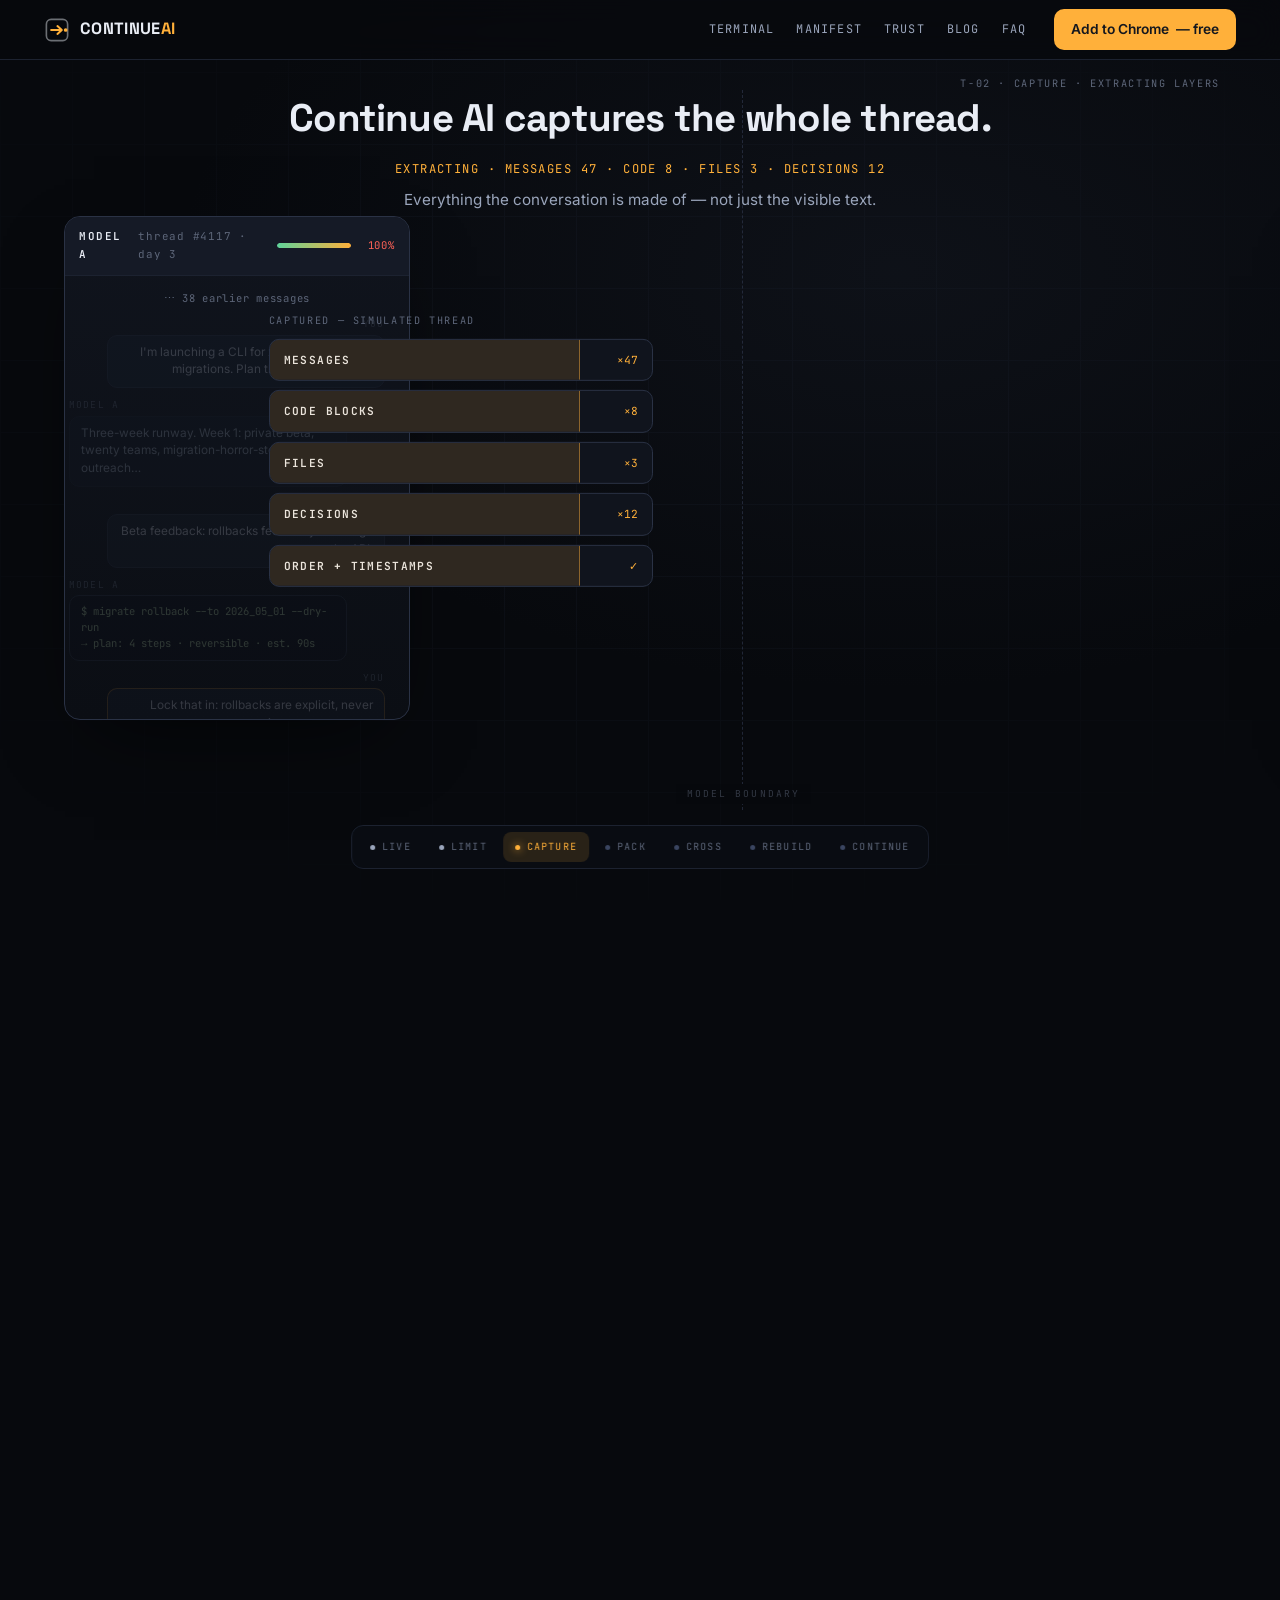
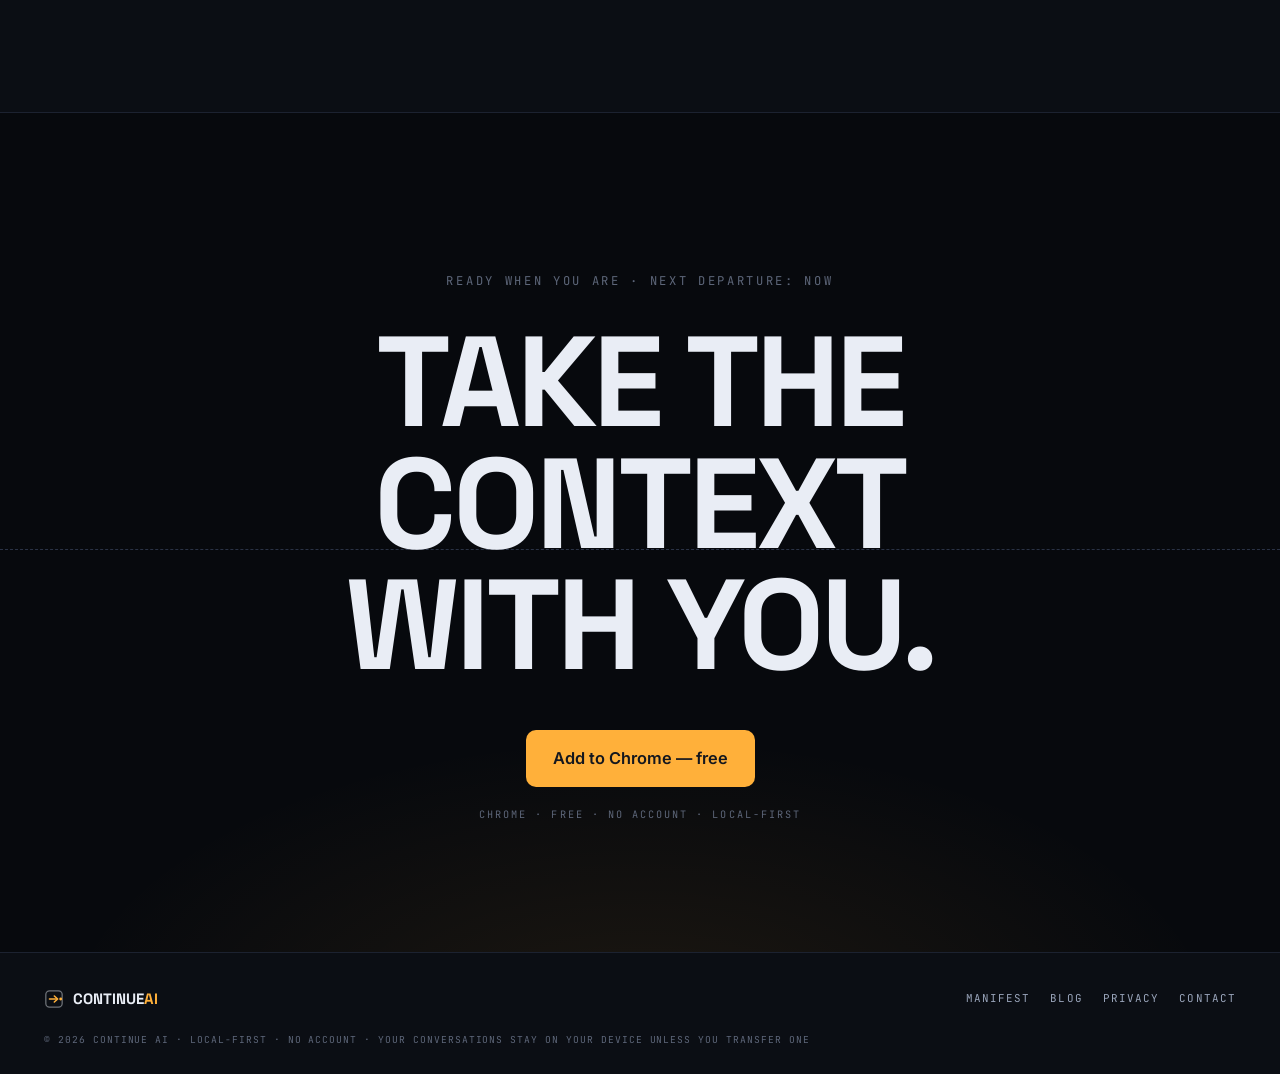
<file: index.html>
<!doctype html>
<html lang="en" class="no-js">
<head>
  <meta charset="utf-8">
  <meta name="viewport" content="width=device-width, initial-scale=1">
  <title>Continue AI — Move any AI chat to another model without losing context</title>
  <meta name="description" content="Free Chrome extension that makes an AI conversation portable. Capture the whole thread on ChatGPT, Claude, or Gemini — messages, code, decisions — and continue it on any of eight AIs. Local-first, no account.">
  <meta name="keywords" content="transfer AI chat, continue AI conversation, switch AI without losing context, move chatgpt conversation to claude, ai chat transfer extension, hit context limit, chatgpt claude gemini handoff, export ai chat pdf">
  <link rel="canonical" href="https://continue-ai.netlify.app/">
  <!-- Open Graph -->
  <meta property="og:title" content="Continue AI — your conversation is portable now">
  <meta property="og:description" content="Capture a whole AI conversation and continue it on another model. One click, nothing lost. Local-first, no account.">
  <meta property="og:type" content="website">
  <meta property="og:url" content="https://continue-ai.netlify.app/">
  <meta property="og:image" content="https://continue-ai.netlify.app/og/cover.png">
  <meta property="og:image:width" content="1200">
  <meta property="og:image:height" content="630">
  <meta property="og:image:alt" content="Continue AI — a context capsule crossing the boundary between two AI models.">
  <meta name="twitter:card" content="summary_large_image">
  <meta name="twitter:image" content="https://continue-ai.netlify.app/og/cover.png">
  <meta name="theme-color" content="#07090d">
  <link rel="icon" href="data:image/svg+xml,%3Csvg xmlns='http://www.w3.org/2000/svg' viewBox='0 0 24 24'%3E%3Crect width='24' height='24' rx='5' fill='%2307090d'/%3E%3Crect x='3.2' y='3.2' width='17.6' height='17.6' rx='3.6' fill='none' stroke='%23303b52' stroke-width='1.4'/%3E%3Cpath d='M7 12h8.4' stroke='%23ffb03a' stroke-width='1.8' stroke-linecap='round'/%3E%3Cpath d='M12.6 8.6l3.9 3.4-3.9 3.4' fill='none' stroke='%23ffb03a' stroke-width='1.8' stroke-linecap='round' stroke-linejoin='round'/%3E%3Ccircle cx='19.6' cy='12' r='1.6' fill='%23ffb03a'/%3E%3C/svg%3E">
  <script>document.documentElement.classList.remove('no-js');</script>
  <link rel="preload" href="fonts/space-grotesk-latin-700-normal.woff2" as="font" type="font/woff2" crossorigin>
  <link rel="preload" href="fonts/jetbrains-mono-latin-400-normal.woff2" as="font" type="font/woff2" crossorigin>
  <link rel="stylesheet" href="transit.css">
  <script src="analytics.js" defer></script>
  <script src="transit.js" defer></script>
  <script type="application/ld+json">
  {
    "@context": "https://schema.org",
    "@type": "FAQPage",
    "mainEntity": [
      {"@type":"Question","name":"Is it free?","acceptedAnswer":{"@type":"Answer","text":"Yes — Continue AI is completely free, with no account and no paywall. Every shipped feature is unlocked."}},
      {"@type":"Question","name":"Do you read or store my conversations?","acceptedAnswer":{"@type":"Answer","text":"No. Capturing and packaging a conversation happens entirely on your device. There are no servers of ours, nothing is transmitted to us, and there is no account or telemetry. A conversation only goes to another AI when you choose to transfer it — and then it goes to that AI, not to us."}},
      {"@type":"Question","name":"Which AI tools does it work with?","acceptedAnswer":{"@type":"Answer","text":"You capture on ChatGPT, Claude, or Gemini, and continue on any of eight — those three plus DeepSeek, Perplexity, Copilot, Grok, and Google AI Studio."}},
      {"@type":"Question","name":"Where is my data, and what if I uninstall?","acceptedAnswer":{"@type":"Answer","text":"Everything stays in your browser's local storage on your own machine. You can export any conversation as PDF, HTML, an image, Markdown, or JSON at any time. Uninstalling removes the extension's local data."}},
      {"@type":"Question","name":"Does it work on really long chats?","acceptedAnswer":{"@type":"Answer","text":"Yes. Capture grabs the full thread — it handles long, virtualized conversations where the page only keeps part of the chat in view, so messages aren't silently dropped."}}
    ]
  }
  </script>
  <script type="application/ld+json">
  {
    "@context": "https://schema.org",
    "@type": "SoftwareApplication",
    "name": "Continue AI — Move any AI chat to another model",
    "applicationCategory": "BrowserApplication",
    "operatingSystem": "Chrome",
    "url": "https://continue-ai.netlify.app/",
    "downloadUrl": "https://chromewebstore.google.com/detail/continue-ai-%E2%80%94-move-your-a/cojmibmimpeakmgllhpolgbjienedfkf",
    "description": "Continue any AI conversation on another model in one click. Capture the whole thread — messages, code, decisions — and move it without losing context. Local-first, no account.",
    "offers": { "@type": "Offer", "price": "0", "priceCurrency": "USD" }
  }
  </script>
</head>
<body>
  <a class="skip" href="#main">Skip to content</a>

  <header class="bar" id="bar">
    <a class="brand" href="#top" aria-label="Continue AI — home">
      <svg class="brand-mark" width="26" height="26" viewBox="0 0 24 24" aria-hidden="true">
        <rect x="2.2" y="2.2" width="19.6" height="19.6" rx="4.4" fill="none" stroke="currentColor" stroke-opacity=".45" stroke-width="1.5"/>
        <path d="M6.6 12h8.6" stroke="var(--amber)" stroke-width="1.9" stroke-linecap="round"/>
        <path d="M12.4 8.4l4 3.6-4 3.6" fill="none" stroke="var(--amber)" stroke-width="1.9" stroke-linecap="round" stroke-linejoin="round"/>
        <circle cx="20" cy="12" r="1.7" fill="var(--amber)"/>
      </svg>
      <span class="brand-word">CONTINUE<em>AI</em></span>
    </a>
    <nav class="bar-nav" aria-label="Site">
      <a href="#try">Terminal</a>
      <a href="#features">Manifest</a>
      <a href="#privacy">Trust</a>
      <a href="/blog/">Blog</a>
      <a href="#faq">FAQ</a>
    </nav>
    <a class="btn btn-amber btn-bar" href="https://chromewebstore.google.com/detail/continue-ai-%E2%80%94-move-your-a/cojmibmimpeakmgllhpolgbjienedfkf" target="_blank" rel="noopener">Add to Chrome<span class="btn-free"> — free</span></a>
  </header>

  <main id="main">
    <!-- ============================================================
         ACT I — THE CROSSING
         One sticky stage. Scroll drives a conversation out of Model A,
         through capture → package → transfer → rebuild, into Model B.
         ============================================================ -->
    <section class="crossing" id="top" aria-label="Watch a conversation move between two AI models as you scroll">
      <div class="x-track" id="xTrack">
        <div class="x-stage" id="xStage">
          <div class="x-grid" aria-hidden="true"></div>

          <!-- Scene captions (real text, read in order by screen readers) -->
          <div class="x-cap x-cap-hero" data-cap="0">
            <p class="x-eyebrow mono"><span class="pip" aria-hidden="true"></span>FREE CHROME EXTENSION · NO ACCOUNT · LOCAL-FIRST</p>
            <h1 class="x-h1">YOUR CHAT<br>SHOULDN'T BELONG<br>TO THE MODEL.</h1>
            <p class="x-lead">Continue AI captures a whole AI conversation — messages, code, decisions — and moves it to another model without losing anything. Scroll: <b>you're about to watch one cross.</b></p>
            <div class="x-cta">
              <a class="btn btn-amber btn-lg" href="https://chromewebstore.google.com/detail/continue-ai-%E2%80%94-move-your-a/cojmibmimpeakmgllhpolgbjienedfkf" target="_blank" rel="noopener">Add to Chrome — free</a>
              <a class="btn btn-ghost btn-lg" href="#try">Skip to the terminal</a>
            </div>
            <p class="x-scrollhint mono" aria-hidden="true">SCROLL TO MOVE THE CONVERSATION<span class="x-scrolltick"></span></p>
          </div>

          <div class="x-cap x-cap-side" data-cap="1">
            <h2>Then — the wall.</h2>
            <p class="x-note mono">CONTEXT WINDOW FULL · THREAD FROZEN INSIDE MODEL A</p>
            <p class="x-side-p">Days of context, trapped. Normally this is where you start copy-pasting.</p>
          </div>

          <div class="x-cap x-cap-side" data-cap="2">
            <h2>Continue AI captures the whole thread.</h2>
            <p class="x-note mono">EXTRACTING · MESSAGES 47 · CODE 8 · FILES 3 · DECISIONS 12</p>
            <p class="x-side-p">Everything the conversation is made of — not just the visible text.</p>
          </div>

          <div class="x-cap x-cap-side" data-cap="3">
            <h2>Packs it into a portable context.</h2>
            <p class="x-note mono">MANIFEST SEALED · ORDER PRESERVED · INTEGRITY 100%</p>
            <p class="x-side-p">A single object any model can read. Yours, not theirs.</p>
          </div>

          <div class="x-cap x-cap-side" data-cap="4">
            <h2>Carries it across the boundary.</h2>
            <p class="x-note mono">ROUTING → MODEL B · CLEARANCE GRANTED</p>
            <p class="x-side-p">The part that used to be impossible.</p>
          </div>

          <div class="x-cap x-cap-side" data-cap="5">
            <h2>And the conversation rebuilds itself.</h2>
            <p class="x-note mono">RECONSTRUCTING 47/47 · NOTHING DROPPED</p>
            <p class="x-side-p">Same thread. Different mind.</p>
          </div>

          <div class="x-cap x-cap-end" data-cap="6">
            <h2 class="x-h2end">SWITCH THE MODEL.<br>KEEP THE CONVERSATION.</h2>
            <p class="x-lead x-lead-end">That's the whole product. One click, on the real page.</p>
            <div class="x-cta">
              <a class="btn btn-amber btn-lg" href="https://chromewebstore.google.com/detail/continue-ai-%E2%80%94-move-your-a/cojmibmimpeakmgllhpolgbjienedfkf" target="_blank" rel="noopener">Add to Chrome — free</a>
              <a class="btn btn-ghost btn-lg" href="#try">Run a transfer yourself ↓</a>
            </div>
          </div>

          <!-- Chamber A — the source model -->
          <figure class="chamber chamber-a" aria-hidden="true">
            <figcaption class="ch-bar mono">
              <span class="ch-name">MODEL A</span>
              <span class="ch-sub">thread #4117 · day 3</span>
              <span class="ch-gauge"><i id="xGauge"></i></span>
              <span class="ch-pct" id="xPct">62%</span>
            </figcaption>
            <div class="ch-body">
              <p class="ch-ellip mono">⋯ 38 earlier messages</p>
              <div class="ch-thread" id="xThreadA">
                <div class="am u" style="--i:0"><i>YOU</i><span>I'm launching a CLI for zero-downtime DB migrations. Plan the launch with me.</span></div>
                <div class="am a" style="--i:1"><i>MODEL A</i><span>Three-week runway. Week 1: private beta, twenty teams, migration-horror-story outreach…</span></div>
                <div class="am u" style="--i:2"><i>YOU</i><span>Beta feedback: rollbacks feel scary. Redesign the API.</span></div>
                <div class="am a code" style="--i:3"><i>MODEL A</i><span><code>$ migrate rollback --to 2026_05_01 --dry-run<br>→ plan: 4 steps · reversible · est. 90s</code></span></div>
                <div class="am u dec" style="--i:4"><i>YOU</i><span>Lock that in: rollbacks are explicit, never automatic. <em class="dec-tag mono">DECISION №11</em></span></div>
                <div class="am a" style="--i:5"><i>MODEL A</i><span>Locked. Docs outline updated — “Rollbacks you can rehearse.”</span></div>
                <div class="am u" style="--i:6"><i>YOU</i><span>Now draft the pricing page. Three tiers, migrate-away guarantee—</span></div>
              </div>
              <div class="ch-limit mono"><b>CONTEXT LIMIT REACHED</b><span>this model can't take more of this thread</span></div>
            </div>
          </figure>

          <!-- Strata — the captured layers -->
          <div class="strata" aria-hidden="true">
            <p class="strata-h mono">CAPTURED — SIMULATED THREAD</p>
            <div class="st" style="--i:0"><b>MESSAGES</b><span class="st-n">×47</span><i class="st-fill"></i></div>
            <div class="st" style="--i:1"><b>CODE BLOCKS</b><span class="st-n">×8</span><i class="st-fill"></i></div>
            <div class="st" style="--i:2"><b>FILES</b><span class="st-n">×3</span><i class="st-fill"></i></div>
            <div class="st" style="--i:3"><b>DECISIONS</b><span class="st-n">×12</span><i class="st-fill"></i></div>
            <div class="st" style="--i:4"><b>ORDER + TIMESTAMPS</b><span class="st-n">✓</span><i class="st-fill"></i></div>
          </div>

          <!-- The capsule -->
          <div class="capsule" id="xCapsule" aria-hidden="true">
            <i class="cap-trail"></i>
            <div class="cap-core">
              <svg class="cap-mark" width="18" height="18" viewBox="0 0 24 24" aria-hidden="true">
                <rect x="2.2" y="2.2" width="19.6" height="19.6" rx="4.4" fill="none" stroke="currentColor" stroke-opacity=".6" stroke-width="1.6"/>
                <path d="M6.6 12h8.6M12.4 8.4l4 3.6-4 3.6" fill="none" stroke="currentColor" stroke-width="1.9" stroke-linecap="round" stroke-linejoin="round"/>
              </svg>
              <b class="mono">CTX·CAPSULE</b>
              <span class="cap-meta mono">47 MSG · 8 CODE · 3 FILES · 12 DECISIONS</span>
              <span class="cap-int mono">INTEGRITY 100%</span>
            </div>
          </div>

          <!-- Boundary + route + stamp -->
          <div class="boundary" aria-hidden="true"><span class="bd-label mono">MODEL BOUNDARY</span></div>
          <div class="route" aria-hidden="true"><i class="route-line"></i><i class="route-t t1"></i><i class="route-t t2"></i><i class="route-t t3"></i></div>
          <div class="stamp mono" id="xStamp" aria-hidden="true">BOUNDARY CLEARED<span>CONTEXT INTACT</span></div>

          <!-- Chamber B — the destination model -->
          <figure class="chamber chamber-b" aria-hidden="true">
            <figcaption class="ch-bar mono">
              <span class="ch-name">MODEL B</span>
              <span class="ch-sub">new chat</span>
              <span class="ch-b-state" id="xBState">EMPTY</span>
            </figcaption>
            <div class="ch-body">
              <p class="ch-empty mono" id="xEmpty">— NEW CHAT · NO CONTEXT —</p>
              <div class="ch-thread ch-thread-b">
                <div class="am u" style="--i:0"><i>YOU</i><span>I'm launching a CLI for zero-downtime DB migrations…</span></div>
                <div class="am a" style="--i:1"><i>MODEL B</i><span>Three-week runway. Week 1: private beta, twenty teams…</span></div>
                <div class="am a code" style="--i:2"><i>MODEL B</i><span><code>$ migrate rollback --to 2026_05_01 --dry-run</code></span></div>
                <div class="am u dec" style="--i:3"><i>YOU</i><span>Rollbacks are explicit, never automatic. <em class="dec-tag mono">DECISION №11</em></span></div>
                <div class="am a typeline" style="--i:4"><i>MODEL B</i><span id="xType"></span><b class="caret" aria-hidden="true"></b></div>
              </div>
            </div>
          </figure>

          <!-- Waypoint rail -->
          <nav class="waypoints mono" id="xWaypoints" aria-label="Transfer timeline — jump to a step">
            <button type="button" data-w="0"><i></i>LIVE</button>
            <button type="button" data-w="1"><i></i>LIMIT</button>
            <button type="button" data-w="2"><i></i>CAPTURE</button>
            <button type="button" data-w="3"><i></i>PACK</button>
            <button type="button" data-w="4"><i></i>CROSS</button>
            <button type="button" data-w="5"><i></i>REBUILD</button>
            <button type="button" data-w="6"><i></i>CONTINUE</button>
          </nav>

          <p class="x-readout mono" id="xReadout" aria-hidden="true">T-00 · LIVE THREAD · MODEL A</p>
        </div>
      </div>
    </section>

    <!-- ============================================================
         ACT II — THE ALTERNATIVE (manual chaos vs one click)
         ============================================================ -->
    <section class="oldway" id="oldway" aria-labelledby="owTitle">
      <header class="sec-head">
        <p class="sec-kicker mono">02 · THE ALTERNATIVE</p>
        <h2 id="owTitle">Without it, the move is manual.</h2>
        <p class="sec-sub">Copy. Paste. Notice the code didn't make it. Scroll back. Copy again. Re-explain three days of decisions. Or—</p>
      </header>
      <div class="ow-grid">
        <figure class="ow-pane ow-manual">
          <figcaption class="ow-cap mono">BY HAND
            <button type="button" id="owReplay" class="ow-replay mono" aria-label="Replay the manual copy-paste simulation">↺ REPLAY</button>
          </figcaption>
          <div class="ow-window" id="owWindow" aria-hidden="true">
            <span class="ow-frag" style="--i:0">launch plan — wk 1: private beta…</span>
            <span class="ow-frag" style="--i:1">$ migrate rollback --to 2026_05…</span>
            <span class="ow-frag miss" style="--i:2">[code block — didn't paste]</span>
            <span class="ow-frag" style="--i:3">pricing tiers: $0 / $29 / $99?</span>
            <span class="ow-frag" style="--i:4">wait — what did we decide<br>about rollbacks?</span>
            <span class="ow-frag" style="--i:5">**bold** gone · list flattened</span>
            <span class="ow-frag miss" style="--i:6">…38 earlier messages, not copied</span>
          </div>
          <ol class="ow-log mono" id="owLog"></ol>
          <p class="ow-verdict mono is-warn" id="owVerdict">RESULT · PARTIAL CONTEXT · FORMATTING LOST · ~11 MIN</p>
        </figure>
        <figure class="ow-pane ow-auto">
          <figcaption class="ow-cap mono">WITH CONTINUE AI</figcaption>
          <div class="ow-window ow-clean" aria-hidden="true">
            <div class="ow-onebtn mono" id="owOneBtn">▸ CONTINUE ON&nbsp;<b>CLAUDE</b></div>
            <div class="ow-capsule mono" id="owCapsule">
              <svg width="15" height="15" viewBox="0 0 24 24" aria-hidden="true"><rect x="2.2" y="2.2" width="19.6" height="19.6" rx="4.4" fill="none" stroke="currentColor" stroke-opacity=".6" stroke-width="1.6"/><path d="M6.6 12h8.6M12.4 8.4l4 3.6-4 3.6" fill="none" stroke="currentColor" stroke-width="1.9" stroke-linecap="round" stroke-linejoin="round"/></svg>
              CTX·CAPSULE — THE WHOLE THREAD
            </div>
          </div>
          <ol class="ow-log mono ow-log-static"><li class="on">▸ one click</li><li class="on">▸ everything carried</li></ol>
          <p class="ow-verdict mono is-ok">RESULT · FULL CONTEXT · READY TO PASTE · SECONDS</p>
        </figure>
      </div>
    </section>

    <!-- ============================================================
         ACT III — THE HANDOFF TERMINAL (interactive demo)
         ============================================================ -->
    <section class="ht" id="try" aria-labelledby="htTitle">
      <header class="sec-head">
        <p class="sec-kicker mono">03 · HANDOFF TERMINAL <span class="sim-badge mono">SIMULATED</span></p>
        <h2 id="htTitle">Run a transfer yourself.</h2>
        <p class="sec-sub">A sample conversation, the real packaging. Pick a destination and transfer — the portable prompt lands on your clipboard for real. <span class="mono sub-note">All counts below belong to this demo thread.</span></p>
      </header>

      <div class="ht-controls" role="group" aria-label="Transfer controls">
        <span class="ht-lbl mono">CONTINUE ON</span>
        <div class="ht-chips" id="htChips" role="radiogroup" aria-label="Destination model">
          <button type="button" role="radio" aria-checked="true" data-m="Claude" class="on">Claude</button>
          <button type="button" role="radio" aria-checked="false" data-m="Gemini">Gemini</button>
          <button type="button" role="radio" aria-checked="false" data-m="ChatGPT">ChatGPT</button>
          <button type="button" role="radio" aria-checked="false" data-m="DeepSeek">DeepSeek</button>
          <button type="button" role="radio" aria-checked="false" data-m="Perplexity">Perplexity</button>
          <button type="button" role="radio" aria-checked="false" data-m="Copilot">Copilot</button>
          <button type="button" role="radio" aria-checked="false" data-m="Grok">Grok</button>
          <button type="button" role="radio" aria-checked="false" data-m="AI Studio">AI Studio</button>
        </div>
        <button type="button" class="btn btn-amber ht-go" id="htGo">TRANSFER ▸</button>
      </div>

      <div class="ht-grid">
        <div class="ht-src">
          <div class="ht-bar mono"><span class="tl-dots" aria-hidden="true"><i></i><i></i><i></i></span>SOURCE · CHATGPT<span class="ht-sim">SIMULATED THREAD</span></div>
          <div class="ht-thread" id="htThread" tabindex="0" aria-label="Sample source conversation"></div>
        </div>
        <div class="ht-mid" aria-hidden="true">
          <div class="ht-rail"><i class="ht-rail-line"></i><span class="ht-packet mono" id="htPacket">◈</span></div>
        </div>
        <div class="ht-dst">
          <div class="ht-bar mono"><span class="tl-dots" aria-hidden="true"><i></i><i></i><i></i></span>DESTINATION · <b id="htDstName">CLAUDE</b><span class="ht-hint" id="htDstHint">new chat</span></div>
          <div class="ht-body" id="htBody" data-ph="The portable prompt appears here — packaged, ordered, ready to paste."></div>
        </div>
      </div>

      <div class="ht-consolewrap">
        <ol class="ht-console mono" id="htConsole" aria-label="Transfer log"></ol>
        <p class="ht-status mono" id="htStatus" role="status" aria-live="polite"></p>
      </div>
    </section>

    <!-- ============================================================
         ACT IV — TRUST BOUNDARY (privacy, drawn not claimed)
         ============================================================ -->
    <section class="pm" id="privacy" aria-labelledby="pmTitle">
      <header class="sec-head">
        <p class="sec-kicker mono">04 · TRUST BOUNDARY</p>
        <h2 id="pmTitle">Nothing leaves your machine.</h2>
        <p class="sec-sub">There is no Continue AI server to send anything to. The whole pipeline runs inside your browser — here is the entire data path, drawn to scale.</p>
      </header>
      <div class="pm-map">
        <div class="pm-device">
          <span class="pm-device-label mono">YOUR BROWSER · TRUST BOUNDARY</span>
          <div class="pm-flow">
            <div class="pm-node"><b>YOUR CONVERSATION</b><span class="mono">on the page</span></div>
            <i class="pm-link" aria-hidden="true"></i>
            <div class="pm-node pm-node-ai"><b>CONTINUE AI</b><span class="mono">capture · package · copy</span></div>
            <i class="pm-link" aria-hidden="true"></i>
            <div class="pm-node"><b>YOUR CLIPBOARD</b><span class="mono">the capsule waits here</span></div>
          </div>
          <p class="pm-exit mono">→ leaves only when <b>you</b> paste it into the AI <b>you</b> chose</p>
        </div>
        <div class="pm-cloud mono" role="img" aria-label="Continue AI cloud — does not exist">
          <s>CONTINUE AI CLOUD</s>
          <span>does not exist</span>
        </div>
      </div>
      <ul class="pm-zeros mono">
        <li><b>0</b><span>servers of ours</span></li>
        <li><b>0</b><span>accounts required</span></li>
        <li><b>0</b><span>telemetry events</span></li>
        <li><b>0</b><span>conversations stored by us</span></li>
      </ul>
    </section>

    <!-- ============================================================
         ACT V — CARGO MANIFEST (features)
         ============================================================ -->
    <section class="mf" id="features" aria-labelledby="mfTitle">
      <header class="sec-head">
        <p class="sec-kicker mono">05 · CARGO MANIFEST</p>
        <h2 id="mfTitle">What ships in the capsule.</h2>
      </header>

      <div class="mf-ledger">
        <article class="mf-row">
          <span class="mf-num mono">01</span>
          <div class="mf-main">
            <h3>Full-thread capture</h3>
            <p>Grabs the whole conversation — including long, virtualized chats where the page only keeps part of the thread in view. If a capture can't get everything, it says so. Nothing is dropped silently.</p>
          </div>
          <div class="mf-viz" aria-hidden="true">
            <div class="mf-scan"><i></i><i></i><i></i><i></i><i></i><i></i><i></i><i></i><i></i><i></i><i></i><i></i><i></i><i></i><i></i><i></i><i></i><i></i><i></i><i></i><i></i><i></i><i></i><i></i><b class="mf-scanline"></b></div>
            <span class="mf-cap mono">EVEN THE PART THE PAGE UNLOADED</span>
          </div>
        </article>

        <article class="mf-row">
          <span class="mf-num mono">02</span>
          <div class="mf-main">
            <h3>One-click handoff</h3>
            <p>Capture, package, copy — one action. The portable prompt is on your clipboard, ready to paste into the next model. No manual reconstruction, ever.</p>
          </div>
          <div class="mf-viz" aria-hidden="true">
            <div class="mf-key mono"><span>1-CLICK</span></div>
            <span class="mf-cap mono">CAPTURE → PACKAGE → COPY</span>
          </div>
        </article>

        <article class="mf-row">
          <span class="mf-num mono">03</span>
          <div class="mf-main">
            <h3>Three in, eight out</h3>
            <p>Capture on ChatGPT, Claude, or Gemini. Continue on those three plus DeepSeek, Perplexity, Copilot, Grok, and Google AI Studio.</p>
          </div>
          <div class="mf-viz mf-viz-route" aria-hidden="true">
            <div class="mf-route">
              <div class="mf-in mono"><span>CHATGPT</span><span>CLAUDE</span><span>GEMINI</span></div>
              <div class="mf-hub"><svg width="16" height="16" viewBox="0 0 24 24"><rect x="2.2" y="2.2" width="19.6" height="19.6" rx="4.4" fill="none" stroke="currentColor" stroke-opacity=".6" stroke-width="1.6"/><path d="M6.6 12h8.6M12.4 8.4l4 3.6-4 3.6" fill="none" stroke="currentColor" stroke-width="1.9" stroke-linecap="round" stroke-linejoin="round"/></svg></div>
              <div class="mf-out mono"><span>CHATGPT</span><span>CLAUDE</span><span>GEMINI</span><span>DEEPSEEK</span><span>PERPLEXITY</span><span>COPILOT</span><span>GROK</span><span>AI STUDIO</span></div>
            </div>
          </div>
        </article>

        <article class="mf-row">
          <span class="mf-num mono">04</span>
          <div class="mf-main">
            <h3>Export the thread itself</h3>
            <p>Any conversation, saved as a file you own — archive it, share it, or keep it as a receipt.</p>
            <div class="mf-formats" id="mfFormats" role="group" aria-label="Export formats — preview each">
              <button type="button" class="on" data-f="pdf" aria-pressed="true">PDF</button>
              <button type="button" data-f="html" aria-pressed="false">HTML</button>
              <button type="button" data-f="img" aria-pressed="false">IMAGE</button>
              <button type="button" data-f="md" aria-pressed="false">MD</button>
              <button type="button" data-f="json" aria-pressed="false">JSON</button>
            </div>
          </div>
          <div class="mf-viz" aria-hidden="true">
            <div class="mf-file" id="mfFile" data-f="pdf">
              <span class="mf-file-tab mono" id="mfFileName">thread-4117.pdf</span>
              <pre class="mf-file-body mono" id="mfFileBody"></pre>
            </div>
          </div>
        </article>

        <article class="mf-row">
          <span class="mf-num mono">05</span>
          <div class="mf-main">
            <h3>Local-first, verifiably boring</h3>
            <p>Runs on your device. No servers of ours, no telemetry, no account. <a href="#privacy">The entire data path is drawn above</a> — it never leaves your browser unless you paste it somewhere.</p>
          </div>
          <div class="mf-viz" aria-hidden="true">
            <div class="mf-zero mono"><b>0</b><span>REQUESTS<br>TO US</span></div>
            <span class="mf-cap mono">YOUR MACHINE ONLY</span>
          </div>
        </article>

        <article class="mf-row">
          <span class="mf-num mono">06</span>
          <div class="mf-main">
            <h3>Free. Actually free.</h3>
            <p>Every shipped feature, unlocked. No paywall, no trial clock, no account wall between you and your own conversations.</p>
          </div>
          <div class="mf-viz" aria-hidden="true">
            <div class="mf-price mono"><b>$0</b><span>FOREVER · NO ACCOUNT</span></div>
          </div>
        </article>
      </div>
    </section>

    <!-- ============================================================
         FAQ
         ============================================================ -->
    <section class="faq" id="faq" aria-labelledby="faqTitle">
      <header class="sec-head">
        <p class="sec-kicker mono">06 · REFERENCE</p>
        <h2 id="faqTitle">Questions, answered plainly.</h2>
      </header>
      <div class="faq-list">
        <details>
          <summary><span class="mono faq-q">Q·01</span>Is it free?<i class="faq-tick" aria-hidden="true"></i></summary>
          <p>Yes — Continue AI is completely free, with no account and no paywall. Every shipped feature is unlocked.</p>
        </details>
        <details>
          <summary><span class="mono faq-q">Q·02</span>Do you read or store my conversations?<i class="faq-tick" aria-hidden="true"></i></summary>
          <p>No. Capturing and packaging happens entirely on your device. There are no servers of ours, nothing is transmitted to us, and there's no account or telemetry. A conversation only goes to another AI when <em>you</em> choose to transfer it — and then it goes to that AI, not to us.</p>
        </details>
        <details>
          <summary><span class="mono faq-q">Q·03</span>Which AI tools does it work with?<i class="faq-tick" aria-hidden="true"></i></summary>
          <p>You capture on ChatGPT, Claude, or Gemini, and continue on any of eight — those three plus DeepSeek, Perplexity, Copilot, Grok, and Google AI Studio.</p>
        </details>
        <details>
          <summary><span class="mono faq-q">Q·04</span>Where is my data, and what if I uninstall?<i class="faq-tick" aria-hidden="true"></i></summary>
          <p>Everything stays in your browser's local storage, on your own machine. You can export any conversation as PDF, HTML, an image, Markdown, or JSON at any time. Uninstalling removes the extension's local data.</p>
        </details>
        <details>
          <summary><span class="mono faq-q">Q·05</span>Does it work on really long chats?<i class="faq-tick" aria-hidden="true"></i></summary>
          <p>Yes. Capture grabs the full thread — it's built for long, virtualized conversations where the page only keeps part of the chat in view, so messages aren't silently dropped.</p>
        </details>
      </div>
    </section>

    <!-- ============================================================
         FINAL — DEPARTURE BOARD
         ============================================================ -->
    <section class="fin" aria-labelledby="finTitle">
      <p class="fin-kicker mono">READY WHEN YOU ARE · NEXT DEPARTURE: NOW</p>
      <h2 id="finTitle" class="fin-h">TAKE THE<br>CONTEXT<br>WITH YOU.</h2>
      <div class="x-cta fin-cta">
        <a class="btn btn-amber btn-lg" href="https://chromewebstore.google.com/detail/continue-ai-%E2%80%94-move-your-a/cojmibmimpeakmgllhpolgbjienedfkf" target="_blank" rel="noopener">Add to Chrome — free</a>
      </div>
      <p class="fin-note mono">CHROME · FREE · NO ACCOUNT · LOCAL-FIRST</p>
    </section>
  </main>

  <footer class="foot">
    <div class="foot-grid">
      <div class="foot-brand">
        <svg width="20" height="20" viewBox="0 0 24 24" aria-hidden="true"><rect x="2.2" y="2.2" width="19.6" height="19.6" rx="4.4" fill="none" stroke="currentColor" stroke-opacity=".45" stroke-width="1.5"/><path d="M6.6 12h8.6" stroke="#ffb03a" stroke-width="1.9" stroke-linecap="round"/><path d="M12.4 8.4l4 3.6-4 3.6" fill="none" stroke="#ffb03a" stroke-width="1.9" stroke-linecap="round" stroke-linejoin="round"/><circle cx="20" cy="12" r="1.7" fill="#ffb03a"/></svg>
        <span>CONTINUE<em>AI</em></span>
      </div>
      <nav class="foot-links mono" aria-label="Footer">
        <a href="#features">Manifest</a>
        <a href="/blog/">Blog</a>
        <a href="/privacy">Privacy</a>
        <a href="mailto:boxai5115@gmail.com?subject=Question%20about%20Continue%20AI">Contact</a>
      </nav>
    </div>
    <p class="foot-copy mono">© 2026 CONTINUE AI · LOCAL-FIRST · NO ACCOUNT · YOUR CONVERSATIONS STAY ON YOUR DEVICE UNLESS YOU TRANSFER ONE</p>
  </footer>
</body>
</html>
</file>
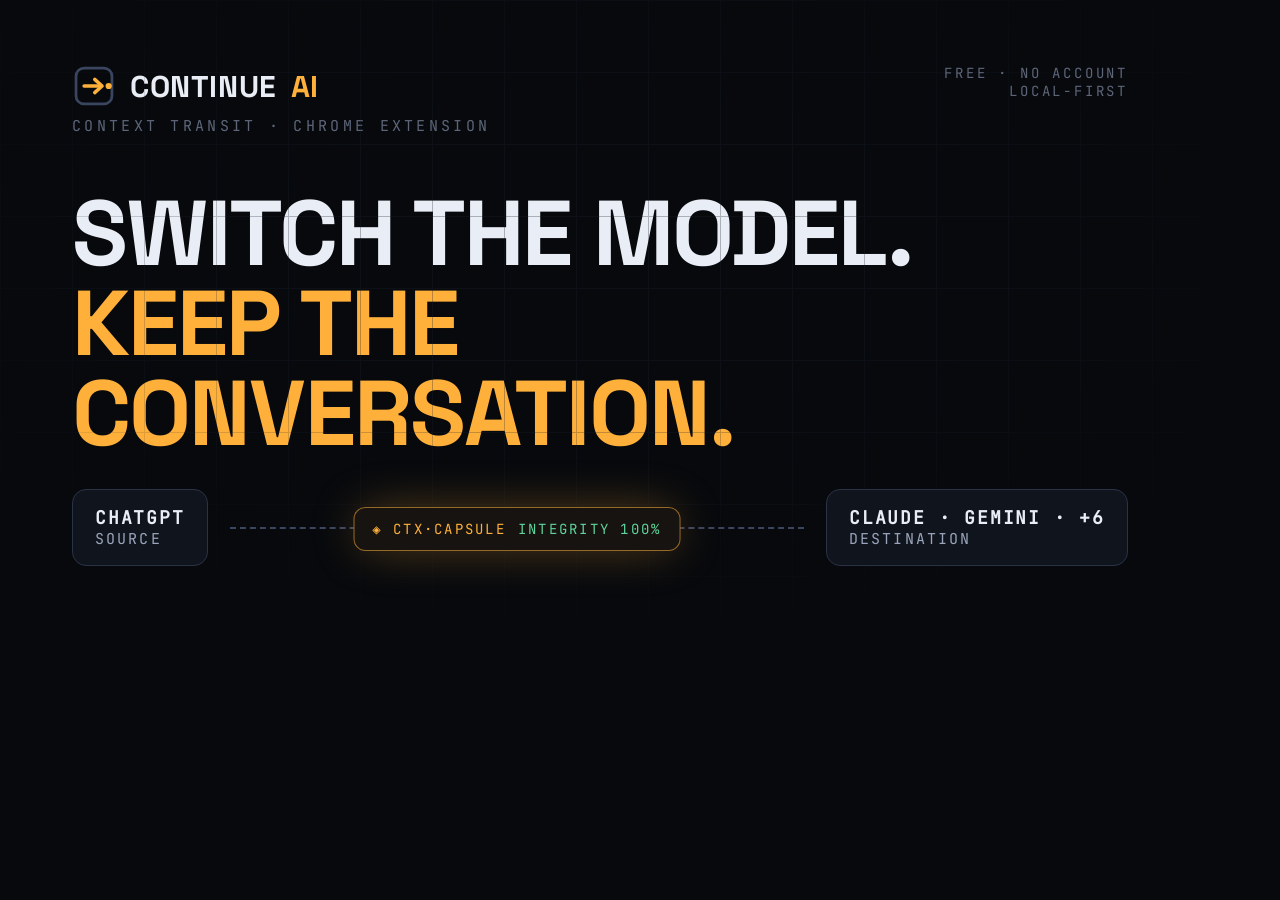
<file: og/cover.html>
<!doctype html>
<!-- Source for og/cover.png — render at exactly 1200×630 and screenshot. -->
<html lang="en">
<head>
<meta charset="utf-8">
<title>Continue AI — OG cover source</title>
<style>
  @font-face{font-family:"Space Grotesk";font-weight:700;src:url("../fonts/space-grotesk-latin-700-normal.woff2") format("woff2")}
  @font-face{font-family:"JetBrains Mono";font-weight:400;src:url("../fonts/jetbrains-mono-latin-400-normal.woff2") format("woff2")}
  *{box-sizing:border-box;margin:0}
  html,body{width:1200px;height:630px;overflow:hidden}
  body{
    position:relative;background:#07090d;color:#e9edf5;
    font-family:"Space Grotesk",system-ui,sans-serif;
    padding:64px 72px;
  }
  .grid{position:absolute;inset:0;
    background-image:linear-gradient(#1c2230 1px,transparent 1px),linear-gradient(90deg,#1c2230 1px,transparent 1px);
    background-size:72px 72px;opacity:.3;
    -webkit-mask-image:radial-gradient(ellipse 85% 80% at 50% 40%,#000 30%,transparent 80%)}
  .mono{font-family:"JetBrains Mono",monospace}
  .brand{display:flex;align-items:center;gap:14px;font-size:30px;font-weight:700;letter-spacing:.02em}
  .brand em{font-style:normal;color:#ffb03a}
  .kicker{margin-top:8px;color:#5d6679;font-size:15px;letter-spacing:.22em}
  h1{margin-top:52px;font-size:92px;line-height:.98;letter-spacing:-.02em}
  h1 .amber{color:#ffb03a}
  .strip{position:absolute;left:72px;right:72px;bottom:64px;display:flex;align-items:center;gap:22px}
  .node{border:1px solid #2a3245;border-radius:14px;background:#10141d;padding:16px 22px;font-size:15px;letter-spacing:.14em;color:#9aa5bb}
  .node b{display:block;color:#e9edf5;font-size:18px;letter-spacing:.1em}
  .line{flex:1;border-top:2px dashed #3a4560;position:relative;height:0}
  .cap{
    position:absolute;left:50%;top:50%;transform:translate(-50%,-50%);
    border:1px solid rgba(255,176,58,.55);border-radius:12px;background:#171310;
    padding:12px 18px;color:#ffb03a;font-size:14px;letter-spacing:.16em;white-space:nowrap;
    box-shadow:0 0 50px -8px rgba(255,176,58,.45);
  }
  .cap i{font-style:normal;color:#5fd39a;margin-left:12px}
  .free{position:absolute;top:64px;right:72px;text-align:right;color:#5d6679;font-size:14px;letter-spacing:.2em}
</style>
</head>
<body>
  <div class="grid"></div>
  <div class="brand">
    <svg width="44" height="44" viewBox="0 0 24 24"><rect x="2.2" y="2.2" width="19.6" height="19.6" rx="4.4" fill="none" stroke="#3a4560" stroke-width="1.5"/><path d="M6.6 12h8.6" stroke="#ffb03a" stroke-width="1.9" stroke-linecap="round"/><path d="M12.4 8.4l4 3.6-4 3.6" fill="none" stroke="#ffb03a" stroke-width="1.9" stroke-linecap="round" stroke-linejoin="round"/><circle cx="20" cy="12" r="1.7" fill="#ffb03a"/></svg>
    CONTINUE<em>AI</em>
  </div>
  <p class="kicker mono">CONTEXT TRANSIT · CHROME EXTENSION</p>
  <p class="free mono">FREE · NO ACCOUNT<br>LOCAL-FIRST</p>
  <h1>SWITCH THE MODEL.<br><span class="amber">KEEP THE</span><br><span class="amber">CONVERSATION.</span></h1>
  <div class="strip">
    <div class="node mono"><b>CHATGPT</b>SOURCE</div>
    <div class="line"><span class="cap mono">◈ CTX·CAPSULE<i>INTEGRITY 100%</i></span></div>
    <div class="node mono"><b>CLAUDE · GEMINI · +6</b>DESTINATION</div>
  </div>
</body>
</html>
</file>
<file: transit.css>
/* ==========================================================================
   CONTINUE AI — "TRANSIT" design system
   The site behaves like infrastructure moving a conversation between models.
   One sticky stage (THE CROSSING) + supporting acts. No frameworks.
   Motion: transforms/opacity only. Honors prefers-reduced-motion.
   ========================================================================== */

/* ---------- fonts (self-hosted, latin subsets) ---------- */
@font-face{font-family:"Space Grotesk";font-style:normal;font-weight:500;font-display:swap;src:url("fonts/space-grotesk-latin-500-normal.woff2") format("woff2")}
@font-face{font-family:"Space Grotesk";font-style:normal;font-weight:700;font-display:swap;src:url("fonts/space-grotesk-latin-700-normal.woff2") format("woff2")}
@font-face{font-family:"JetBrains Mono";font-style:normal;font-weight:400;font-display:swap;src:url("fonts/jetbrains-mono-latin-400-normal.woff2") format("woff2")}
@font-face{font-family:"JetBrains Mono";font-style:normal;font-weight:600;font-display:swap;src:url("fonts/jetbrains-mono-latin-600-normal.woff2") format("woff2")}
@font-face{font-family:"Inter";font-style:normal;font-weight:400;font-display:swap;src:url("fonts/inter-latin-400-normal.woff2") format("woff2")}
@font-face{font-family:"Inter";font-style:normal;font-weight:600;font-display:swap;src:url("fonts/inter-latin-600-normal.woff2") format("woff2")}

/* ---------- tokens ---------- */
:root{
  --bg0:#07090d; --bg1:#0b0e14; --bg2:#10141d; --bg3:#151a26;
  --line:#1c2230; --line2:#2a3245; --line3:#3a4560;
  --ink:#e9edf5; --dim:#9aa5bb; --faint:#5d6679;
  --amber:#ffb03a; --amber-soft:rgba(255,176,58,.13); --amber-line:rgba(255,176,58,.45);
  --ok:#5fd39a; --ok-soft:rgba(95,211,154,.12);
  --warn:#ff6257; --warn-soft:rgba(255,98,87,.12);
  --display:"Space Grotesk",system-ui,sans-serif;
  --sans:"Inter",system-ui,-apple-system,"Segoe UI",Roboto,sans-serif;
  --mono:"JetBrains Mono",ui-monospace,"SF Mono",Menlo,Consolas,monospace;
  --ease:cubic-bezier(.22,.9,.24,1);
  --nav-h:60px;
}
*{box-sizing:border-box}
html{-webkit-text-size-adjust:100%;scroll-behavior:smooth}
body{
  margin:0;background:var(--bg0);color:var(--ink);
  font:400 16.5px/1.65 var(--sans);
  -webkit-font-smoothing:antialiased;text-rendering:optimizeLegibility;
  overflow-x:hidden;
}
::selection{background:var(--amber);color:#14171e}
a{color:var(--ink)}
h1,h2,h3{margin:0;font-family:var(--display);font-weight:700;letter-spacing:-.02em;text-wrap:balance}
p{margin:0}
button{font:inherit;color:inherit;background:none;border:0;cursor:pointer}
.mono{font-family:var(--mono);font-weight:400;letter-spacing:.07em;font-size:.76rem;color:var(--dim)}
:focus-visible{outline:2px solid var(--amber);outline-offset:2px;border-radius:4px}
section[id],[id="oldway"]{scroll-margin-top:70px}
.skip{position:fixed;left:12px;top:-48px;z-index:200;background:var(--amber);color:#14171e;padding:8px 14px;border-radius:8px;font-weight:600;transition:top .2s}
.skip:focus{top:12px}

/* ---------- buttons ---------- */
.btn{display:inline-flex;align-items:center;gap:.5em;padding:11px 20px;border-radius:10px;font-weight:600;font-size:.95rem;text-decoration:none;border:1px solid transparent;transition:transform .18s var(--ease),box-shadow .18s var(--ease),border-color .18s,color .18s,background .18s;will-change:transform}
.btn-lg{padding:14px 26px;font-size:1.02rem}
.btn-amber{background:var(--amber);color:#14171e;box-shadow:0 0 0 0 rgba(255,176,58,0)}
.btn-amber:hover{transform:translateY(-2px);box-shadow:0 6px 28px -6px rgba(255,176,58,.55)}
.btn-amber:active{transform:translateY(0) scale(.985)}
.btn-ghost{border-color:var(--line2);color:var(--dim)}
.btn-ghost:hover{border-color:var(--amber-line);color:var(--amber);transform:translateY(-2px)}

/* ---------- top bar ---------- */
.bar{
  position:fixed;inset:0 0 auto 0;z-index:100;height:var(--nav-h);
  display:flex;align-items:center;gap:28px;padding:0 clamp(16px,4vw,44px);
  background:rgba(7,9,13,.72);backdrop-filter:blur(14px);-webkit-backdrop-filter:blur(14px);
  border-bottom:1px solid var(--line);
}
.brand{display:inline-flex;align-items:center;gap:10px;text-decoration:none;color:var(--ink)}
.brand-word{font-family:var(--display);font-weight:700;font-size:1.02rem;letter-spacing:.02em}
.brand-word em{font-style:normal;color:var(--amber)}
.bar-nav{display:flex;gap:22px;margin-left:auto}
.bar-nav a{font-family:var(--mono);font-size:.74rem;letter-spacing:.1em;text-transform:uppercase;color:var(--dim);text-decoration:none;transition:color .15s}
.bar-nav a:hover{color:var(--amber)}
.btn-bar{padding:8px 16px;font-size:.86rem}
@media (max-width:900px){
  .bar{gap:12px}
  .bar-nav{display:none}
  .btn-bar{margin-left:auto}
  .btn-free{display:none}
}

/* ==========================================================================
   ACT I — THE CROSSING
   ========================================================================== */
.crossing{position:relative}
.x-track{height:640vh;position:relative}
.x-stage{
  position:sticky;top:0;height:100vh;height:100svh;overflow:hidden;
  background:
    radial-gradient(1200px 700px at 70% 30%,rgba(42,50,69,.20),transparent 60%),
    var(--bg0);
}
.x-grid{
  position:absolute;inset:0;pointer-events:none;
  background-image:
    linear-gradient(var(--line) 1px,transparent 1px),
    linear-gradient(90deg,var(--line) 1px,transparent 1px);
  background-size:72px 72px;opacity:.24;
  -webkit-mask-image:radial-gradient(ellipse 90% 80% at 50% 45%,#000 30%,transparent 78%);
          mask-image:radial-gradient(ellipse 90% 80% at 50% 45%,#000 30%,transparent 78%);
}

/* ----- captions ----- */
.x-cap{position:absolute;z-index:6;transition:opacity .5s var(--ease),transform .5s var(--ease)}
.x-cap-hero{left:clamp(20px,6vw,90px);top:max(16vh,calc(var(--nav-h) + 48px));max-width:min(40vw,600px)}
.x-eyebrow{display:flex;align-items:center;gap:10px;margin-bottom:22px;color:var(--dim)}
.pip{width:7px;height:7px;border-radius:50%;background:var(--ok);box-shadow:0 0 10px var(--ok);flex:none}
.x-h1{font-size:clamp(38px,4.6vw,84px);line-height:.99}
.x-lead{margin-top:22px;font-size:clamp(1rem,1.25vw,1.14rem);color:var(--dim);max-width:52ch}
.x-lead b{color:var(--ink);font-weight:600}
.x-cta{display:flex;flex-wrap:wrap;gap:12px;margin-top:30px}
.x-scrollhint{margin-top:38px;display:flex;align-items:center;gap:12px;color:var(--faint)}
.x-scrolltick{width:1px;height:34px;background:linear-gradient(var(--amber),transparent);display:inline-block;animation:tickdrop 1.6s var(--ease) infinite}
@keyframes tickdrop{0%{transform:translateY(-8px);opacity:0}30%{opacity:1}100%{transform:translateY(10px);opacity:0}}

.x-cap-side{left:50%;top:max(9vh,calc(var(--nav-h) + 26px));transform:translateX(-50%) translateY(14px);width:min(92vw,860px);text-align:center;opacity:0;pointer-events:none}
.x-cap-side h2{font-size:clamp(24px,3vw,42px)}
.x-note{margin-top:10px;color:var(--amber);letter-spacing:.12em}
.x-side-p{margin-top:8px;color:var(--dim);font-size:.95rem}

.x-cap-end{left:clamp(20px,6vw,90px);top:50%;transform:translateY(calc(-50% + 16px));max-width:min(42vw,620px);opacity:0;pointer-events:none}
.x-h2end{font-size:clamp(34px,4vw,68px);line-height:1.02}
.x-lead-end{margin-top:18px}

/* caption visibility by scene */
.crossing[data-scene="0"] .x-cap-hero{opacity:1;transform:none}
.crossing[data-scene]:not([data-scene="0"]) .x-cap-hero{opacity:0;transform:translateY(-18px);pointer-events:none}
.crossing[data-scene="1"] .x-cap[data-cap="1"],
.crossing[data-scene="2"] .x-cap[data-cap="2"],
.crossing[data-scene="3"] .x-cap[data-cap="3"],
.crossing[data-scene="4"] .x-cap[data-cap="4"],
.crossing[data-scene="5"] .x-cap[data-cap="5"]{opacity:1;transform:translateX(-50%) translateY(0)}
.crossing[data-scene="6"] .x-cap-end{opacity:1;transform:translateY(-50%);pointer-events:auto}

/* ----- chambers ----- */
.chamber{
  position:absolute;z-index:4;margin:0;display:flex;flex-direction:column;
  width:min(27vw,410px);height:56vh;top:24vh;
  background:linear-gradient(180deg,var(--bg2),var(--bg1));
  border:1px solid var(--line2);border-radius:16px;overflow:hidden;
  box-shadow:0 30px 80px -30px rgba(0,0,0,.7);
  transition:transform .8s var(--ease),opacity .6s var(--ease);
}
.chamber-a{left:5vw}
.chamber-b{right:5vw}
.ch-bar{display:flex;align-items:center;gap:10px;padding:11px 14px;border-bottom:1px solid var(--line);background:var(--bg3);flex:none;font-size:.68rem}
.ch-name{color:var(--ink);font-weight:600;letter-spacing:.14em}
.ch-sub{color:var(--faint)}
.ch-gauge{margin-left:auto;width:74px;height:5px;border-radius:3px;background:var(--line);overflow:hidden;flex:none}
.ch-gauge i{display:block;height:100%;width:62%;background:linear-gradient(90deg,var(--ok),var(--amber));border-radius:3px}
.ch-pct{color:var(--dim);font-size:.66rem;min-width:34px;text-align:right}
.ch-b-state{margin-left:auto;color:var(--faint);letter-spacing:.12em;font-size:.66rem}
.ch-body{position:relative;flex:1;padding:14px;overflow:hidden}
.ch-ellip{color:var(--faint);text-align:center;margin:0 0 10px;font-size:.66rem}
.ch-thread{display:flex;flex-direction:column;gap:10px}
.am{
  display:flex;flex-direction:column;gap:3px;max-width:88%;
  font-size:.74rem;line-height:1.5;color:var(--dim);
  transition:opacity .5s var(--ease),transform .5s var(--ease);
  transition-delay:calc(var(--i,0)*70ms);
}
.am i{font-style:normal;font-family:var(--mono);font-size:.6rem;letter-spacing:.12em;color:var(--faint)}
.am span{background:var(--bg3);border:1px solid var(--line);border-radius:10px;padding:8px 11px}
.am.u{align-self:flex-end;text-align:right}
.am.u span{background:#1a2130;border-color:var(--line2);color:#c6cede}
.am.a{align-self:flex-start}
.am.code span{font-family:var(--mono);font-size:.66rem;letter-spacing:0;color:#a8c8a0;background:#0d1117;border-color:var(--line2)}
.am.code code{font-family:inherit}
.am.dec span{border-color:var(--amber-line)}
.dec-tag{display:inline-block;margin-left:6px;color:var(--amber);font-size:.58rem;letter-spacing:.1em}
.ch-limit{
  position:absolute;left:10px;right:10px;bottom:10px;z-index:2;
  display:flex;flex-direction:column;gap:2px;align-items:center;text-align:center;
  padding:12px;border-radius:10px;border:1px solid rgba(255,98,87,.5);
  background:rgba(20,10,10,.9);color:var(--warn);
  opacity:0;transform:translateY(12px);transition:opacity .45s var(--ease),transform .45s var(--ease);
}
.ch-limit b{letter-spacing:.14em;font-size:.72rem}
.ch-limit span{color:#caa;font-size:.62rem;letter-spacing:.04em}

/* chamber A choreography */
.crossing[data-scene="0"] .chamber-a{transform:translateX(40vw) scale(1.06)}
.crossing[data-scene="1"] .chamber-a{transform:translateX(40vw) translateY(2.5vh) scale(1.04)}
.crossing[data-scene="1"] .ch-limit{opacity:1;transform:none}
.crossing[data-scene="1"] .chamber-a .ch-thread{opacity:.35;filter:saturate(.6)}
.chamber-a .ch-thread{transition:opacity .5s var(--ease)}
.crossing[data-scene="2"] .chamber-a .am{opacity:.22;transform:translateX(-10px)}
.crossing[data-scene="3"] .chamber-a{opacity:.5}
.crossing[data-scene="4"] .chamber-a{opacity:.28}
.crossing[data-scene="5"] .chamber-a{opacity:.16}
.crossing[data-scene="6"] .chamber-a{opacity:.09}

/* thread drift while live */
@keyframes threadDrift{from{transform:translateY(0)}to{transform:translateY(-16%)}}
.crossing[data-scene="0"] .chamber-a .ch-thread{animation:threadDrift 14s linear infinite alternate}

/* ----- strata (captured layers) ----- */
.strata{
  position:absolute;z-index:5;left:36vw;top:50%;transform:translate(-50%,-50%);
  width:min(30vw,420px);display:flex;flex-direction:column;gap:9px;pointer-events:none;
}
.strata-h{color:var(--faint);letter-spacing:.16em;font-size:.64rem;text-align:left;opacity:0;transition:opacity .4s}
.st{
  position:relative;display:flex;align-items:center;gap:10px;
  padding:11px 14px;border:1px solid var(--line2);border-radius:10px;
  background:var(--bg2);overflow:hidden;
  opacity:0;transform:translateX(-9vw);
  transition:opacity .5s var(--ease),transform .6s var(--ease);
  transition-delay:calc(var(--i)*110ms);
}
.st b{font-family:var(--mono);font-weight:600;font-size:.7rem;letter-spacing:.12em;color:var(--ink)}
.st-n{margin-left:auto;font-family:var(--mono);font-size:.7rem;color:var(--amber)}
.st-fill{position:absolute;left:0;top:0;bottom:0;width:calc(var(--t,0)*100%);background:var(--amber-soft);border-right:1px solid var(--amber-line);transition:none}
.crossing[data-scene="2"] .strata-h{opacity:1}
.crossing[data-scene="2"] .st{opacity:1;transform:translateX(0)}
.crossing[data-scene="3"] .st{opacity:0;transform:translateX(0) translateY(calc((2 - var(--i)) * 14px)) scaleY(.15);transition-delay:calc(var(--i)*60ms)}
.crossing[data-scene="3"] .strata-h{opacity:0}

/* ----- capsule ----- */
.capsule{
  position:absolute;z-index:7;left:36vw;top:50%;
  transform:translate(-50%,-50%) scale(.55);opacity:0;
  transition:transform .55s var(--ease),opacity .45s var(--ease);
  will-change:transform;
}
.cap-core{
  display:flex;flex-direction:column;gap:4px;align-items:flex-start;
  padding:14px 18px;border-radius:14px;color:var(--amber);
  background:linear-gradient(180deg,#171310,#100d09);
  border:1px solid var(--amber-line);
  box-shadow:0 0 0 1px rgba(255,176,58,.12),0 10px 50px -8px rgba(255,176,58,.35);
}
.cap-core b{font-size:.8rem;letter-spacing:.18em;font-weight:600}
.cap-meta{color:#cdb289;font-size:.62rem}
.cap-int{color:var(--ok);font-size:.62rem;letter-spacing:.14em}
.cap-mark{color:var(--amber)}
.cap-trail{
  position:absolute;right:100%;top:50%;height:2px;width:14vw;
  transform:translateY(-50%);opacity:0;
  background:linear-gradient(90deg,transparent,var(--amber));
  transition:opacity .3s;
}
.crossing[data-scene="3"] .capsule{opacity:1;transform:translate(-50%,-50%) scale(1);transition-delay:.42s}
.crossing[data-scene="4"] .capsule{
  opacity:1;transition:none;
  transform:translate(calc(-50% + var(--t,0)*40vw),-50%) rotate(calc(var(--t,0)*1.6deg - .8deg)) scale(1);
}
.crossing[data-scene="4"] .cap-trail{opacity:calc(var(--t,0)*.9)}
.crossing[data-scene="5"] .capsule{opacity:0;transform:translate(calc(-50% + 40vw),-50%) scale(.4)}
.crossing[data-scene="6"] .capsule{opacity:0;transform:translate(calc(-50% + 40vw),-50%) scale(.4)}

/* ----- boundary / route / stamp ----- */
.boundary{
  position:absolute;z-index:3;left:58vw;top:10vh;bottom:10vh;width:0;
  border-left:1px dashed var(--line3);opacity:0;transition:opacity .5s;
}
.bd-label{
  position:absolute;bottom:6px;left:0;transform:translateX(-50%);
  letter-spacing:.22em;font-size:.6rem;color:var(--faint);
  background:var(--bg0);padding:2px 10px;white-space:nowrap;
}
.crossing[data-scene="1"] .boundary{opacity:.4}
.crossing[data-scene="2"] .boundary,
.crossing[data-scene="3"] .boundary{opacity:.5}
.crossing[data-scene="4"] .boundary{opacity:1;border-left-color:var(--amber-line)}
.crossing[data-scene="4"] .bd-label{color:var(--amber)}
.crossing[data-scene="5"] .boundary{opacity:.3}
.crossing[data-scene="6"] .boundary{opacity:.12}

.route{position:absolute;z-index:2;left:32vw;right:22vw;top:50%;height:0;opacity:0;transition:opacity .4s}
.route-line{position:absolute;left:0;right:0;top:0;border-top:1px dashed var(--line3)}
.route-t{position:absolute;top:-4px;width:1px;height:9px;background:var(--line3)}
.route-t.t1{left:25%}.route-t.t2{left:50%}.route-t.t3{left:75%}
.crossing[data-scene="4"] .route{opacity:.8}

.stamp{
  position:absolute;z-index:8;left:58vw;top:34%;
  transform:translate(-50%,-50%) rotate(-7deg) scale(.55);opacity:0;
  display:flex;flex-direction:column;align-items:center;gap:2px;
  padding:10px 16px;border:1.5px solid var(--ok);border-radius:8px;
  color:var(--ok);letter-spacing:.16em;font-size:.72rem;font-weight:600;
  background:rgba(7,12,10,.85);
  transition:transform .35s cubic-bezier(.2,1.6,.4,1),opacity .3s;
}
.stamp span{font-size:.56rem;color:#87b89d;letter-spacing:.22em}
.crossing.x-crossed[data-scene="4"] .stamp{opacity:1;transform:translate(-50%,-50%) rotate(-7deg) scale(1)}
.crossing[data-scene="5"] .stamp{opacity:.45;transform:translate(-50%,-50%) rotate(-7deg) scale(.9)}

/* ----- chamber B choreography ----- */
.chamber-b{transform:translateX(130%)}
.crossing[data-scene="4"] .chamber-b,
.crossing[data-scene="5"] .chamber-b,
.crossing[data-scene="6"] .chamber-b{transform:translateX(0)}
.ch-empty{color:var(--faint);text-align:center;margin-top:34%;letter-spacing:.2em;font-size:.66rem;transition:opacity .4s}
.crossing[data-scene="5"] .ch-empty,
.crossing[data-scene="6"] .ch-empty{opacity:0}
.ch-thread-b{position:absolute;inset:14px;display:flex;flex-direction:column;gap:10px}
.ch-thread-b .am{opacity:0;transform:translateY(10px)}
.crossing[data-scene="5"] .ch-thread-b .am,
.crossing[data-scene="6"] .ch-thread-b .am{opacity:1;transform:none;transition-delay:calc(var(--i)*120ms)}
.crossing[data-scene="5"] .ch-thread-b .am.typeline,
.crossing[data-scene="6"] .ch-thread-b .am.typeline{transition-delay:.5s}
.typeline span{min-height:1.4em}
.caret{display:inline-block;width:7px;height:13px;margin-left:3px;background:var(--amber);vertical-align:text-bottom;opacity:0}
.crossing[data-scene="6"] .caret{opacity:1;animation:blink 1s steps(1) infinite}
@keyframes blink{50%{opacity:0}}
.crossing[data-scene="6"] .chamber-b{box-shadow:0 0 0 1px var(--amber-line),0 30px 90px -30px rgba(255,176,58,.25)}

/* ----- waypoints ----- */
.waypoints{
  position:absolute;z-index:9;left:50%;bottom:max(18px,3.4vh);transform:translateX(-50%);
  display:flex;gap:4px;padding:6px;border-radius:12px;
  background:rgba(11,14,20,.8);border:1px solid var(--line);backdrop-filter:blur(8px);
}
.waypoints button{
  display:flex;align-items:center;gap:7px;
  padding:7px 12px;border-radius:8px;
  font-family:var(--mono);font-size:.62rem;letter-spacing:.12em;color:var(--faint);
  transition:color .2s,background .2s;
}
.waypoints button i{width:5px;height:5px;border-radius:50%;background:var(--line3);transition:background .2s,box-shadow .2s}
.waypoints button:hover{color:var(--dim)}
.waypoints button.on{color:var(--amber);background:var(--amber-soft)}
.waypoints button.on i{background:var(--amber);box-shadow:0 0 8px var(--amber)}
.waypoints button.done i{background:var(--dim)}

.x-readout{
  position:absolute;z-index:9;right:clamp(16px,5vw,60px);top:calc(var(--nav-h) + 16px);
  color:var(--faint);letter-spacing:.16em;font-size:.64rem;
}

/* ==========================================================================
   shared section chrome
   ========================================================================== */
.sec-head{max-width:1160px;margin:0 auto;padding:0 24px 44px}
.sec-kicker{color:var(--amber);letter-spacing:.2em;margin-bottom:14px;display:flex;align-items:center;gap:12px}
.sec-head h2{font-size:clamp(28px,3.4vw,50px)}
.sec-sub{margin-top:14px;color:var(--dim);max-width:62ch}
.sub-note{color:var(--faint);font-size:.7rem;display:inline-block;margin-top:4px}
.sim-badge{border:1px solid var(--line3);border-radius:5px;padding:2px 8px;color:var(--dim);font-size:.6rem;letter-spacing:.16em}

.oldway,.ht,.pm,.mf,.faq{padding:110px 0;content-visibility:auto;contain-intrinsic-size:auto 900px}
.oldway{border-top:1px solid var(--line);background:var(--bg1)}

/* ==========================================================================
   ACT II — THE ALTERNATIVE
   ========================================================================== */
.ow-grid{max-width:1160px;margin:0 auto;padding:0 24px;display:grid;grid-template-columns:1fr 1fr;gap:22px}
.ow-pane{margin:0;border:1px solid var(--line2);border-radius:16px;background:var(--bg2);overflow:hidden;display:flex;flex-direction:column}
.ow-cap{display:flex;align-items:center;justify-content:space-between;padding:12px 16px;border-bottom:1px solid var(--line);letter-spacing:.18em;font-size:.68rem;color:var(--ink)}
.ow-manual .ow-cap{color:var(--warn)}
.ow-auto .ow-cap{color:var(--ok)}
.ow-replay{color:var(--faint);letter-spacing:.12em;font-size:.62rem;padding:4px 8px;border:1px solid var(--line2);border-radius:6px;transition:color .2s,border-color .2s}
.ow-replay:hover{color:var(--amber);border-color:var(--amber-line)}
.ow-window{position:relative;height:250px;overflow:hidden;background:var(--bg1)}
.ow-frag{
  position:absolute;max-width:64%;
  font-family:var(--mono);font-size:.64rem;letter-spacing:.02em;line-height:1.5;color:var(--dim);
  background:var(--bg3);border:1px solid var(--line2);border-radius:8px;padding:7px 10px;
  transition:transform .7s var(--ease),opacity .7s;transition-delay:calc(var(--i)*90ms);
  opacity:0;transform:translateY(14px);
}
.ow-frag.miss{color:var(--warn);border-color:rgba(255,98,87,.5);border-style:dashed}
/* tidy start positions */
.ow-frag[style*="--i:0"]{left:14px;top:14px}
.ow-frag[style*="--i:1"]{left:14px;top:58px}
.ow-frag[style*="--i:2"]{left:14px;top:102px}
.ow-frag[style*="--i:3"]{left:14px;top:146px}
.ow-frag[style*="--i:4"]{right:14px;top:30px}
.ow-frag[style*="--i:5"]{right:14px;top:96px}
.ow-frag[style*="--i:6"]{right:14px;top:154px}
.ow-window.is-live .ow-frag{opacity:1;transform:none}
/* chaos state — fragments scatter, overlap, tilt */
.ow-window.is-chaos .ow-frag[style*="--i:0"]{transform:translate(26px,34px) rotate(-5deg)}
.ow-window.is-chaos .ow-frag[style*="--i:1"]{transform:translate(64px,90px) rotate(3.5deg)}
.ow-window.is-chaos .ow-frag[style*="--i:2"]{transform:translate(10px,64px) rotate(-2deg) scale(1.04)}
.ow-window.is-chaos .ow-frag[style*="--i:3"]{transform:translate(90px,26px) rotate(6deg)}
.ow-window.is-chaos .ow-frag[style*="--i:4"]{transform:translate(-40px,58px) rotate(-7deg)}
.ow-window.is-chaos .ow-frag[style*="--i:5"]{transform:translate(-14px,-30px) rotate(2.5deg)}
.ow-window.is-chaos .ow-frag[style*="--i:6"]{transform:translate(-58px,-6px) rotate(-3deg) scale(1.06)}
.ow-log{list-style:none;margin:0;padding:12px 16px;min-height:132px;border-top:1px solid var(--line);display:flex;flex-direction:column;gap:4px}
.ow-log li{font-size:.66rem;letter-spacing:.06em;color:var(--faint);opacity:0;transform:translateX(-6px);transition:opacity .3s,transform .3s}
.ow-log li.on{opacity:1;transform:none}
.ow-log li.is-warn{color:var(--warn)}
.ow-log-static li{color:var(--ok)}
.ow-verdict{padding:12px 16px;border-top:1px solid var(--line);letter-spacing:.12em;font-size:.64rem;opacity:0;transition:opacity .5s}
.ow-verdict.show{opacity:1}
.ow-verdict.is-warn{color:var(--warn)}
.ow-verdict.is-ok{color:var(--ok)}
.ow-auto .ow-verdict{opacity:1}
.ow-clean{display:flex;flex-direction:column;align-items:center;justify-content:center;gap:18px}
.ow-onebtn{
  display:flex;align-items:center;padding:12px 22px;border-radius:10px;
  border:1px solid var(--amber-line);color:var(--amber);letter-spacing:.14em;font-size:.72rem;
  background:var(--amber-soft);
}
.ow-onebtn b{font-weight:600}
.ow-window.in-view .ow-onebtn{animation:pressPulse 2.6s var(--ease) infinite}
@keyframes pressPulse{0%,100%{transform:none;box-shadow:0 0 0 0 rgba(255,176,58,0)}12%{transform:scale(.97)}24%{transform:none;box-shadow:0 0 0 9px rgba(255,176,58,.08)}}
.ow-capsule{display:flex;align-items:center;gap:8px;color:var(--ok);border:1px solid rgba(95,211,154,.45);background:var(--ok-soft);border-radius:10px;padding:10px 16px;font-size:.66rem;letter-spacing:.12em}

/* ==========================================================================
   ACT III — HANDOFF TERMINAL
   ========================================================================== */
.ht{background:var(--bg0);border-top:1px solid var(--line)}
.ht-controls{
  max-width:1160px;margin:0 auto 18px;padding:14px 18px;display:flex;align-items:center;gap:14px;flex-wrap:wrap;
  border:1px solid var(--line2);border-radius:14px;background:var(--bg2);
  position:relative;margin-left:max(24px,calc((100% - 1160px)/2));margin-right:max(24px,calc((100% - 1160px)/2));
}
.ht-lbl{color:var(--faint);letter-spacing:.18em;font-size:.64rem}
.ht-chips{display:flex;flex-wrap:wrap;gap:8px}
.ht-chips button{
  padding:7px 14px;border-radius:999px;border:1px solid var(--line2);
  font-family:var(--mono);font-size:.68rem;letter-spacing:.08em;color:var(--dim);
  transition:color .18s,border-color .18s,background .18s,transform .18s;
}
.ht-chips button:hover{color:var(--ink);border-color:var(--line3);transform:translateY(-1px)}
.ht-chips button.on{color:var(--amber);border-color:var(--amber-line);background:var(--amber-soft)}
.ht-go{margin-left:auto;font-family:var(--mono);letter-spacing:.14em;font-size:.8rem;font-weight:600}
.ht-go[disabled]{opacity:.55;cursor:default;transform:none!important;box-shadow:none!important}
.ht-grid{
  max-width:1160px;margin:0 auto;padding:0 24px;
  display:grid;grid-template-columns:1fr 60px 1fr;gap:0;align-items:stretch;
}
.ht-src,.ht-dst{border:1px solid var(--line2);border-radius:16px;background:var(--bg2);overflow:hidden;display:flex;flex-direction:column;min-height:400px}
.ht-bar{display:flex;align-items:center;gap:10px;padding:11px 14px;border-bottom:1px solid var(--line);background:var(--bg3);font-size:.66rem;letter-spacing:.12em;color:var(--dim)}
.ht-bar b{color:var(--ink);letter-spacing:.14em}
.tl-dots{display:inline-flex;gap:5px}
.tl-dots i{width:8px;height:8px;border-radius:50%;background:var(--line3)}
.ht-sim{margin-left:auto;border:1px dashed var(--line3);border-radius:5px;padding:2px 7px;font-size:.56rem;letter-spacing:.14em;color:var(--faint)}
.ht-hint{margin-left:auto;color:var(--faint);font-size:.6rem}
.ht-thread{flex:1;overflow-y:auto;padding:14px;display:flex;flex-direction:column;gap:11px;scrollbar-width:thin;scrollbar-color:var(--line3) transparent}
.hm{display:flex;flex-direction:column;gap:3px;max-width:90%;font-size:.78rem;line-height:1.55;color:var(--dim);border-radius:10px;transition:box-shadow .25s,background .25s}
.hm i{font-style:normal;font-family:var(--mono);font-size:.6rem;letter-spacing:.12em;color:var(--faint)}
.hm span{background:var(--bg3);border:1px solid var(--line);border-radius:10px;padding:9px 12px;white-space:pre-wrap}
.hm.u{align-self:flex-end;text-align:right}
.hm.u span{background:#1a2130;border-color:var(--line2);color:#c6cede}
.hm.code span{font-family:var(--mono);font-size:.68rem;color:#a8c8a0;background:#0d1117;text-align:left;white-space:pre;overflow-x:auto}
.hm.captured span{border-color:var(--amber-line);box-shadow:0 0 0 1px var(--amber-line),0 0 18px -4px rgba(255,176,58,.5)}
.ht-mid{position:relative}
.ht-rail{position:absolute;inset:24px 50% 24px 50%}
.ht-rail-line{position:absolute;top:0;bottom:0;left:0;border-left:1px dashed var(--line3)}
.ht-packet{
  position:absolute;left:0;top:0;transform:translate(-50%,-50%) scale(0);
  color:var(--amber);font-size:1.05rem;
  transition:top 1.1s var(--ease),transform .3s var(--ease);
}
.ht-packet.go{transform:translate(-50%,-50%) scale(1)}
.ht-body{
  flex:1;padding:14px;overflow-y:auto;position:relative;
  font-family:var(--mono);font-size:.68rem;line-height:1.65;letter-spacing:.01em;color:#c9d2e2;
  white-space:pre-wrap;word-break:break-word;scrollbar-width:thin;scrollbar-color:var(--line3) transparent;
}
.ht-body:empty::before{content:attr(data-ph);color:var(--faint);letter-spacing:.04em}
.ht-body .pp-h{display:block;color:var(--amber);letter-spacing:.14em;margin-bottom:10px}
.ht-consolewrap{max-width:1160px;margin:16px auto 0;padding:0 24px;display:grid;grid-template-columns:1fr auto;gap:10px;align-items:start}
.ht-console{
  list-style:none;margin:0;padding:12px 16px;min-height:56px;
  border:1px solid var(--line2);border-radius:12px;background:var(--bg1);
  display:flex;flex-direction:column;gap:3px;
}
.ht-console li{font-size:.66rem;letter-spacing:.08em;color:var(--dim);opacity:0;transform:translateX(-6px);transition:opacity .25s,transform .25s}
.ht-console li.on{opacity:1;transform:none}
.ht-console li.is-ok{color:var(--ok)}
.ht-console li.is-amber{color:var(--amber)}
.ht-status{align-self:center;color:var(--ok);letter-spacing:.1em;font-size:.7rem;min-width:200px;text-align:right}

/* ==========================================================================
   ACT IV — TRUST BOUNDARY
   ========================================================================== */
.pm{background:var(--bg1);border-top:1px solid var(--line)}
.pm-map{max-width:1160px;margin:0 auto;padding:0 24px;display:grid;grid-template-columns:1fr auto;gap:26px;align-items:center}
.pm-device{
  position:relative;border:1.5px solid var(--line3);border-radius:20px;padding:44px 28px 26px;
  background:
    repeating-linear-gradient(45deg,transparent,transparent 14px,rgba(42,50,69,.12) 14px,rgba(42,50,69,.12) 15px),
    var(--bg2);
}
.pm-device-label{position:absolute;top:-9px;left:26px;background:var(--bg1);padding:0 10px;color:var(--amber);letter-spacing:.18em;font-size:.64rem}
.pm-flow{display:flex;align-items:stretch;gap:0}
.pm-node{
  flex:1;display:flex;flex-direction:column;gap:4px;align-items:center;justify-content:center;text-align:center;
  border:1px solid var(--line2);border-radius:12px;background:var(--bg3);padding:18px 12px;
}
.pm-node b{font-family:var(--display);font-size:.86rem;letter-spacing:.04em}
.pm-node span{font-size:.6rem;color:var(--faint)}
.pm-node-ai{border-color:var(--amber-line);box-shadow:0 0 26px -10px rgba(255,176,58,.4)}
.pm-node-ai b{color:var(--amber)}
.pm-link{flex:none;width:44px;align-self:center;border-top:1px dashed var(--amber-line);position:relative}
.pm-link::after{content:"▸";position:absolute;right:-2px;top:-11px;color:var(--amber);font-size:.7rem}
.pm-exit{margin-top:18px;text-align:right;color:var(--dim);font-size:.68rem;letter-spacing:.08em}
.pm-exit b{color:var(--ink)}
.pm-cloud{
  align-self:start;justify-self:center;transform:rotate(-4deg);
  display:flex;flex-direction:column;gap:3px;align-items:center;text-align:center;
  border:1.5px dashed rgba(255,98,87,.55);border-radius:14px;padding:22px 26px;color:var(--warn);
}
.pm-cloud s{letter-spacing:.16em;font-size:.72rem;font-weight:600}
.pm-cloud span{font-size:.62rem;color:#b98a86;letter-spacing:.1em}
.pm-zeros{
  max-width:1160px;margin:34px auto 0;padding:0 24px;list-style:none;
  display:grid;grid-template-columns:repeat(4,1fr);gap:14px;
}
.pm-zeros li{
  display:flex;align-items:baseline;gap:12px;padding:16px 18px;
  border:1px solid var(--line2);border-radius:12px;background:var(--bg2);
}
.pm-zeros b{font-family:var(--display);font-size:2rem;font-weight:700;color:var(--amber);line-height:1}
.pm-zeros span{font-size:.64rem;letter-spacing:.1em;color:var(--dim)}

/* ==========================================================================
   ACT V — CARGO MANIFEST
   ========================================================================== */
.mf{background:var(--bg0);border-top:1px solid var(--line)}
.mf-ledger{max-width:1160px;margin:0 auto;padding:0 24px}
.mf-row{
  display:grid;grid-template-columns:70px 1fr minmax(230px,300px);gap:26px;align-items:center;
  padding:42px 0;border-top:1px solid var(--line);
}
.mf-row:last-child{border-bottom:1px solid var(--line)}
.mf-num{color:var(--faint);font-size:.9rem;letter-spacing:.14em;align-self:start;padding-top:6px}
.mf-main h3{font-size:clamp(20px,2.1vw,28px)}
.mf-main p{margin-top:10px;color:var(--dim);max-width:58ch}
.mf-main a{color:var(--amber);text-decoration-color:var(--amber-line)}
.mf-viz{display:flex;flex-direction:column;gap:10px;align-items:center;justify-self:end}
.mf-cap{color:var(--faint);font-size:.58rem;letter-spacing:.16em;text-align:center}
/* 01 — scan bars */
.mf-scan{position:relative;display:flex;gap:3px;align-items:flex-end;height:52px;overflow:hidden;padding:0 2px}
.mf-scan i{width:6px;border-radius:2px;background:var(--line3);height:34%}
.mf-scan i:nth-child(2n){height:58%}
.mf-scan i:nth-child(3n){height:78%}
.mf-scan i:nth-child(5n){height:46%}
.mf-scan i:nth-child(7n){height:92%}
.mf-scanline{position:absolute;top:0;bottom:0;width:22px;background:linear-gradient(90deg,transparent,var(--amber-soft),transparent);border-right:1px solid var(--amber-line);transform:translateX(-30px)}
.in-view .mf-scanline{animation:scanSweep 2.8s var(--ease) infinite}
@keyframes scanSweep{0%{transform:translateX(-30px)}70%,100%{transform:translateX(180px)}}
/* 02 — keycap */
.mf-key{
  border:1px solid var(--line3);border-bottom-width:4px;border-radius:12px;
  padding:18px 30px;letter-spacing:.2em;color:var(--ink);font-size:.9rem;font-weight:600;
  background:linear-gradient(180deg,var(--bg3),var(--bg2));
  transition:transform .12s,border-bottom-width .12s;
}
.mf-row:hover .mf-key{transform:translateY(2px);border-bottom-width:2px}
/* 03 — route fan */
.mf-viz-route{justify-self:stretch}
.mf-route{display:grid;grid-template-columns:auto 40px auto;gap:12px;align-items:center;justify-content:end}
.mf-in,.mf-out{display:flex;flex-direction:column;gap:5px}
.mf-in span,.mf-out span{
  font-size:.56rem;letter-spacing:.12em;color:var(--dim);
  border:1px solid var(--line2);border-radius:5px;padding:3px 8px;text-align:center;
  transition:color .18s,border-color .18s;
}
.mf-out{display:grid;grid-template-columns:1fr 1fr;gap:5px}
.mf-hub{display:flex;align-items:center;justify-content:center;color:var(--amber)}
.mf-row:hover .mf-out span{color:var(--amber);border-color:var(--amber-line)}
.mf-row:hover .mf-out span:nth-child(1){transition-delay:0ms}
.mf-row:hover .mf-out span:nth-child(2){transition-delay:40ms}
.mf-row:hover .mf-out span:nth-child(3){transition-delay:80ms}
.mf-row:hover .mf-out span:nth-child(4){transition-delay:120ms}
.mf-row:hover .mf-out span:nth-child(5){transition-delay:160ms}
.mf-row:hover .mf-out span:nth-child(6){transition-delay:200ms}
.mf-row:hover .mf-out span:nth-child(7){transition-delay:240ms}
.mf-row:hover .mf-out span:nth-child(8){transition-delay:280ms}
/* 04 — export formats */
.mf-formats{display:flex;gap:8px;margin-top:16px;flex-wrap:wrap}
.mf-formats button{
  padding:6px 13px;border-radius:7px;border:1px solid var(--line2);
  font-family:var(--mono);font-size:.64rem;letter-spacing:.12em;color:var(--dim);
  transition:color .15s,border-color .15s,background .15s;
}
.mf-formats button:hover{color:var(--ink);border-color:var(--line3)}
.mf-formats button.on{color:var(--amber);border-color:var(--amber-line);background:var(--amber-soft)}
.mf-file{
  position:relative;width:230px;border:1px solid var(--line2);border-radius:12px;background:var(--bg2);
  padding:26px 16px 16px;transition:border-color .3s;
}
.mf-file-tab{position:absolute;top:-9px;left:14px;background:var(--bg0);padding:0 8px;color:var(--amber);font-size:.6rem;letter-spacing:.08em}
.mf-file-body{margin:0;font-size:.6rem;line-height:1.7;color:var(--dim);letter-spacing:.02em;white-space:pre-wrap;min-height:96px}
/* 05 / 06 — zero + price */
.mf-zero,.mf-price{display:flex;align-items:center;gap:14px;border:1px solid var(--line2);border-radius:14px;padding:18px 24px;background:var(--bg2)}
.mf-zero b,.mf-price b{font-family:var(--display);font-size:2.6rem;font-weight:700;color:var(--amber);line-height:1}
.mf-zero span,.mf-price span{font-size:.6rem;letter-spacing:.14em;color:var(--dim);line-height:1.6}

/* ==========================================================================
   FAQ
   ========================================================================== */
.faq{background:var(--bg1);border-top:1px solid var(--line)}
.faq-list{max-width:900px;margin:0 auto;padding:0 24px}
.faq-list details{border-top:1px solid var(--line)}
.faq-list details:last-child{border-bottom:1px solid var(--line)}
.faq-list summary{
  display:flex;align-items:center;gap:18px;list-style:none;cursor:pointer;
  padding:22px 4px;font-family:var(--display);font-weight:500;font-size:1.06rem;letter-spacing:-.01em;
  transition:color .15s;
}
.faq-list summary::-webkit-details-marker{display:none}
.faq-list summary:hover{color:var(--amber)}
.faq-q{color:var(--amber);letter-spacing:.14em;flex:none}
.faq-tick{margin-left:auto;position:relative;width:12px;height:12px;flex:none}
.faq-tick::before,.faq-tick::after{content:"";position:absolute;background:var(--dim);transition:transform .25s var(--ease)}
.faq-tick::before{left:0;right:0;top:5px;height:2px}
.faq-tick::after{top:0;bottom:0;left:5px;width:2px}
.faq-list details[open] .faq-tick::after{transform:scaleY(0)}
.faq-list details p{padding:0 4px 24px;color:var(--dim);max-width:68ch}

/* ==========================================================================
   FINAL — DEPARTURE
   ========================================================================== */
.fin{
  position:relative;display:flex;flex-direction:column;justify-content:center;
  min-height:calc(100vh - 60px);min-height:calc(100svh - 60px);
  padding:120px 24px 90px;text-align:center;overflow:hidden;
  background:
    radial-gradient(900px 460px at 50% 110%,rgba(255,176,58,.09),transparent 65%),
    var(--bg0);
  border-top:1px solid var(--line);
}
.fin::before{
  content:"";position:absolute;left:0;right:0;top:52%;border-top:1px dashed var(--line2);
}
.fin-kicker{color:var(--faint);letter-spacing:.22em;margin-bottom:30px}
.fin-h{position:relative;font-size:clamp(54px,10vw,150px);line-height:.95;letter-spacing:-.03em}
.fin-cta{justify-content:center;margin-top:44px}
.fin-note{margin-top:20px;color:var(--faint);letter-spacing:.2em;font-size:.64rem}

/* ---------- footer ---------- */
.foot{border-top:1px solid var(--line);background:var(--bg1);padding:34px clamp(16px,4vw,44px) 26px}
.foot-grid{display:flex;align-items:center;gap:26px;flex-wrap:wrap}
.foot-brand{display:flex;align-items:center;gap:9px;font-family:var(--display);font-weight:700;font-size:.94rem}
.foot-brand em{font-style:normal;color:var(--amber)}
.foot-links{display:flex;gap:20px;margin-left:auto}
.foot-links a{color:var(--dim);text-decoration:none;letter-spacing:.1em;text-transform:uppercase;font-size:.68rem;transition:color .15s}
.foot-links a:hover{color:var(--amber)}
.foot-copy{margin-top:20px;color:var(--faint);font-size:.6rem;letter-spacing:.1em}

/* ==========================================================================
   RESPONSIVE — the crossing gets its own mobile choreography
   ========================================================================== */
@media (max-width:979px){
  .x-track{height:540vh}
  .x-cap-hero{left:20px;right:20px;top:calc(var(--nav-h) + 30px);max-width:none}
  .x-h1{font-size:clamp(36px,10vw,60px)}
  .x-lead{font-size:.98rem}
  .x-scrollhint{margin-top:26px}
  .x-cap-side{top:calc(var(--nav-h) + 14px);width:92vw}
  .x-cap-side h2{font-size:clamp(22px,5.6vw,32px)}
  .x-side-p{display:none}
  .x-cap-end{left:20px;right:20px;top:calc(var(--nav-h) + 20px);max-width:none;text-align:center;transform:translateY(12px)}
  .crossing[data-scene="6"] .x-cap-end{transform:translateY(0)}
  .x-h2end{font-size:clamp(30px,8vw,46px)}
  .x-lead-end{font-size:.92rem}
  .x-cap-end .x-cta{justify-content:center}

  /* chambers stack vertically */
  .chamber{width:min(88vw,430px);height:38vh;top:auto;left:50%;right:auto}
  .chamber-a{top:26vh;transform:translateX(-50%)}
  .crossing[data-scene="0"] .chamber-a{transform:translateX(-50%) translateY(70vh) scale(.96);opacity:.6}
  .crossing[data-scene="1"] .chamber-a{transform:translateX(-50%)}
  .crossing[data-scene="2"] .chamber-a{transform:translateX(-50%) translateY(-6vh) scale(.55);opacity:.3}
  .crossing[data-scene="3"] .chamber-a{transform:translateX(-50%) translateY(-6vh) scale(.55);opacity:.2}
  .crossing[data-scene="4"] .chamber-a{transform:translateX(-50%) translateY(-11vh) scale(.76);opacity:.2}
  .crossing[data-scene="5"] .chamber-a,
  .crossing[data-scene="6"] .chamber-a{transform:translateX(-50%) translateY(-13vh) scale(.7);opacity:0}
  .am{font-size:.68rem}

  .strata{left:50%;top:41vh;transform:translate(-50%,0);width:min(84vw,420px)}
  .st{transform:translateY(6vh)}
  .crossing[data-scene="2"] .st{transform:none}
  .crossing[data-scene="3"] .st{transform:translateY(calc((2 - var(--i)) * 12px)) scaleY(.15)}

  .capsule{left:50%;top:44vh;transform:translate(-50%,-50%) scale(.55)}
  .crossing[data-scene="3"] .capsule{transform:translate(-50%,-50%) scale(1)}
  .crossing[data-scene="4"] .capsule{transform:translate(-50%,calc(-50% + var(--t,0)*26vh)) scale(.94)}
  .crossing[data-scene="5"] .capsule,
  .crossing[data-scene="6"] .capsule{transform:translate(-50%,calc(-50% + 26vh)) scale(.4)}
  .cap-trail{right:auto;left:50%;top:auto;bottom:100%;width:2px;height:10vh;transform:translateX(-50%);background:linear-gradient(180deg,transparent,var(--amber))}

  .boundary{left:6vw;right:6vw;top:57vh;bottom:auto;width:auto;height:0;border-left:0;border-top:1px dashed var(--line3)}
  .bd-label{left:50%;top:-8px;transform:translate(-50%,0)}
  .route{display:none}
  .stamp{left:50%;top:53vh}

  .chamber-b{top:62vh;transform:translateX(-50%) translateY(60vh)}
  .crossing[data-scene="4"] .chamber-b{transform:translateX(-50%) translateY(0)}
  .crossing[data-scene="5"] .chamber-b{transform:translateX(-50%) translateY(-30vh);height:52vh}
  .crossing[data-scene="6"] .chamber-b{transform:translateX(-50%) translateY(-20vh);height:44vh}
  .x-cap-end .btn-ghost{display:none}
  .x-note{font-size:.62rem;letter-spacing:.08em}
  .ch-empty{margin-top:16%}
  .ch-thread-b .am.code{display:none}

  .waypoints{bottom:10px;gap:2px;padding:5px}
  .waypoints button{padding:6px 7px;font-size:.56rem;gap:5px}
  .waypoints button:not(.on){font-size:0;letter-spacing:0}
  .waypoints button:not(.on) i{margin:0}
  .x-readout{display:none}

  /* sections */
  .ow-grid{grid-template-columns:1fr}
  .ht-grid{grid-template-columns:1fr;gap:14px}
  .ht-mid{display:none}
  .ht-src,.ht-dst{min-height:300px}
  .ht-go{margin-left:0;width:100%;justify-content:center}
  .ht-consolewrap{grid-template-columns:1fr}
  .ht-status{text-align:left;min-width:0}
  .pm-map{grid-template-columns:1fr}
  .pm-flow{flex-direction:column;gap:0;align-items:stretch}
  .pm-link{width:0;height:36px;align-self:center;border-top:0;border-left:1px dashed var(--amber-line)}
  .pm-link::after{content:"▾";right:auto;left:-5px;top:auto;bottom:-6px}
  .pm-exit{text-align:center}
  .pm-cloud{justify-self:center;transform:rotate(-3deg)}
  .pm-zeros{grid-template-columns:1fr 1fr}
  .mf-row{grid-template-columns:1fr;gap:18px;padding:34px 0}
  .mf-num{padding-top:0}
  .mf-viz{align-items:flex-start;justify-self:start}
  .mf-route{justify-content:start}
  .fin{padding:100px 20px 90px}
}

@media (max-width:560px){
  .x-track{height:520vh}
  .chamber{height:36vh}
  .pm-zeros{grid-template-columns:1fr 1fr}
  .btn-lg{padding:12px 20px;font-size:.95rem}
}

/* short viewports (landscape phones / small laptops) */
@media (max-height:640px) and (min-width:980px){
  .chamber{height:60vh;top:22vh}
  .x-cap-hero{top:calc(var(--nav-h) + 20px)}
  .x-h1{font-size:clamp(32px,4vw,56px)}
  .x-lead{margin-top:12px}
  .x-cta{margin-top:18px}
  .x-scrollhint{display:none}
}

/* ==========================================================================
   NO-JS — the story still reads as a static document
   ========================================================================== */
.no-js .x-track{height:auto}
.no-js .x-stage{position:relative;height:auto;overflow:visible;padding:120px 24px 60px}
.no-js .x-cap,.no-js .chamber{position:static;opacity:1 !important;transform:none !important;pointer-events:auto}
.no-js .x-cap-hero{margin-bottom:40px;max-width:640px}
.no-js .x-cap-side{width:auto;text-align:left;margin:34px 0 14px}
.no-js .chamber{width:min(92vw,430px);height:auto;max-height:420px;display:inline-flex;vertical-align:top;margin:10px 12px 10px 0}
.no-js .chamber-b{transform:none}
.no-js .ch-thread-b .am{opacity:1;transform:none}
.no-js .ch-empty{display:none}
.no-js .strata,.no-js .capsule,.no-js .boundary,.no-js .route,.no-js .stamp,.no-js .waypoints,.no-js .x-readout,.no-js .x-scrollhint{display:none}
.no-js .x-cap-end{margin-top:40px}

/* ==========================================================================
   REDUCED MOTION — same states, no choreography
   ========================================================================== */
@media (prefers-reduced-motion: reduce){
  html{scroll-behavior:auto}
  .x-stage *,.x-cap,.chamber,.st,.capsule,.stamp,.boundary,.route,
  .ow-frag,.ht-packet,.btn,.mf-key,.mf-out span{transition:none !important}
  .x-scrolltick,.caret,.mf-scanline,.ow-onebtn,
  .crossing[data-scene="0"] .chamber-a .ch-thread{animation:none !important}
}
</file>
